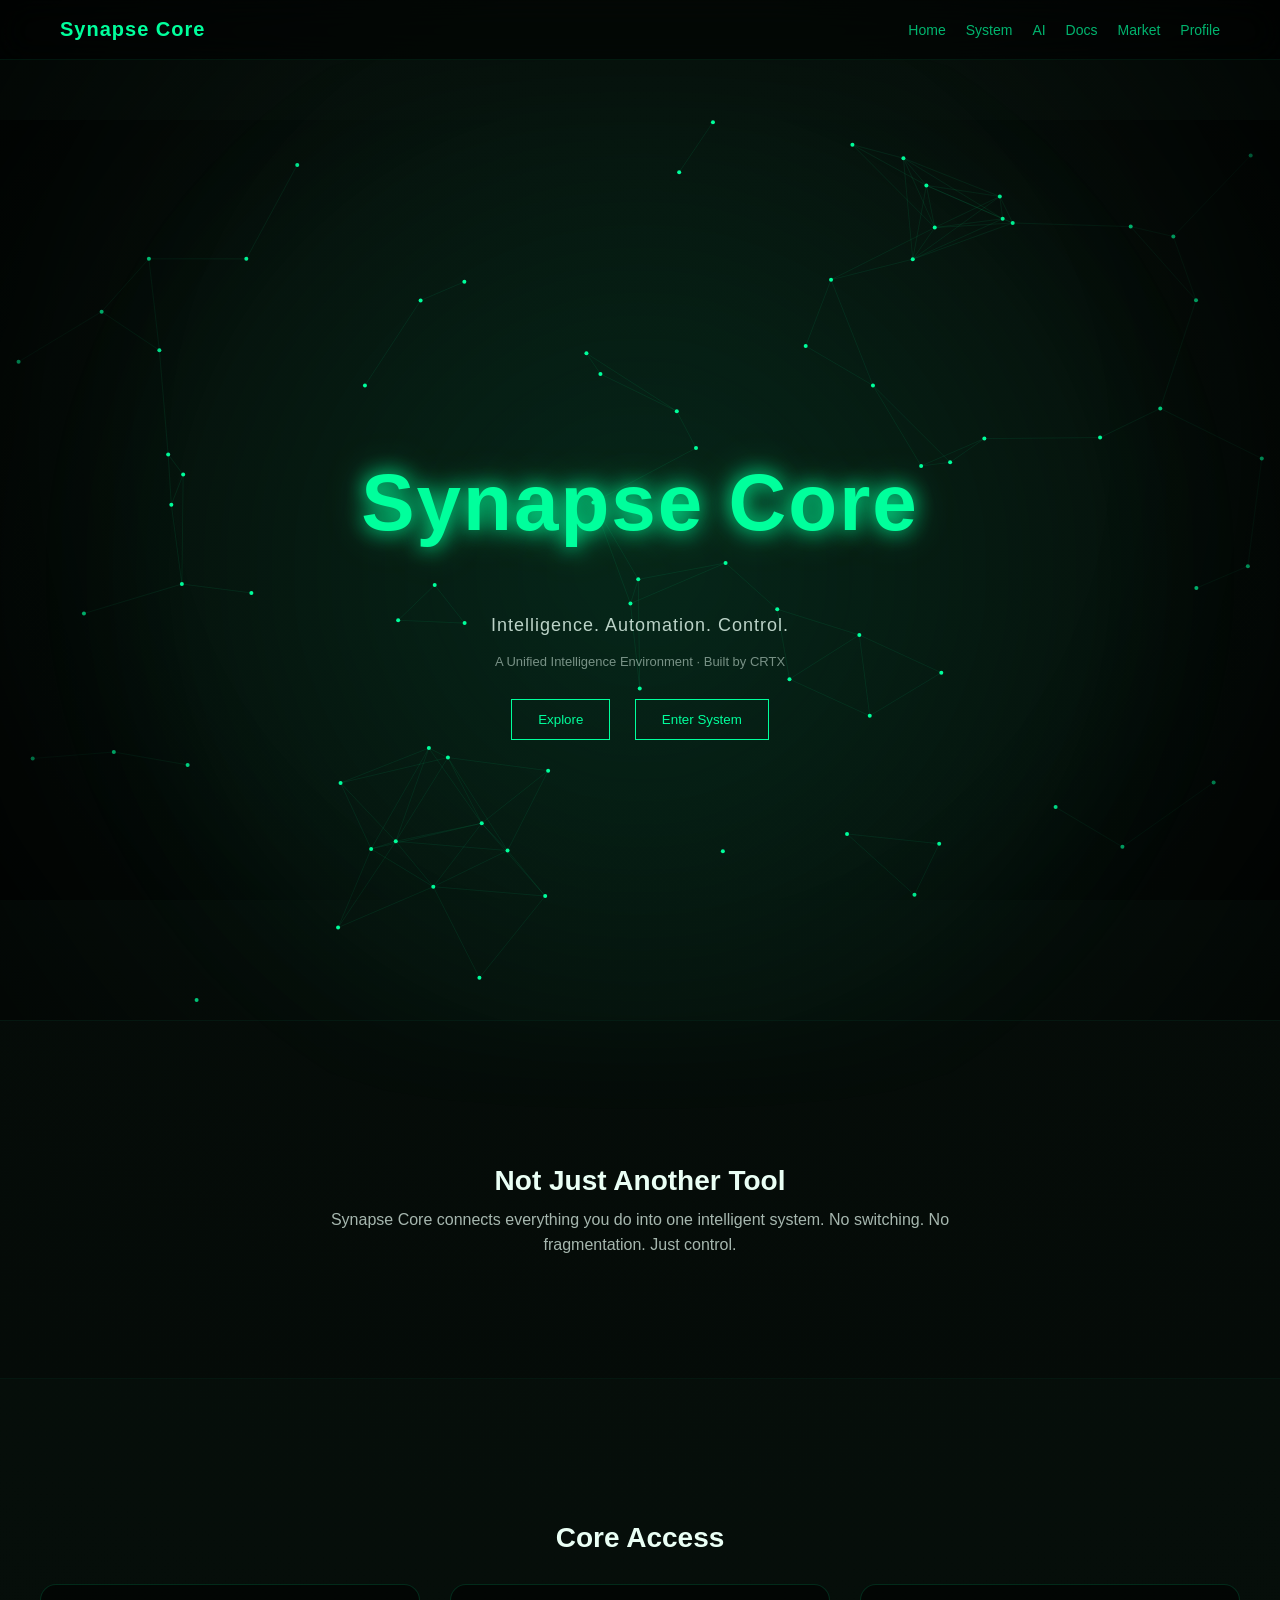
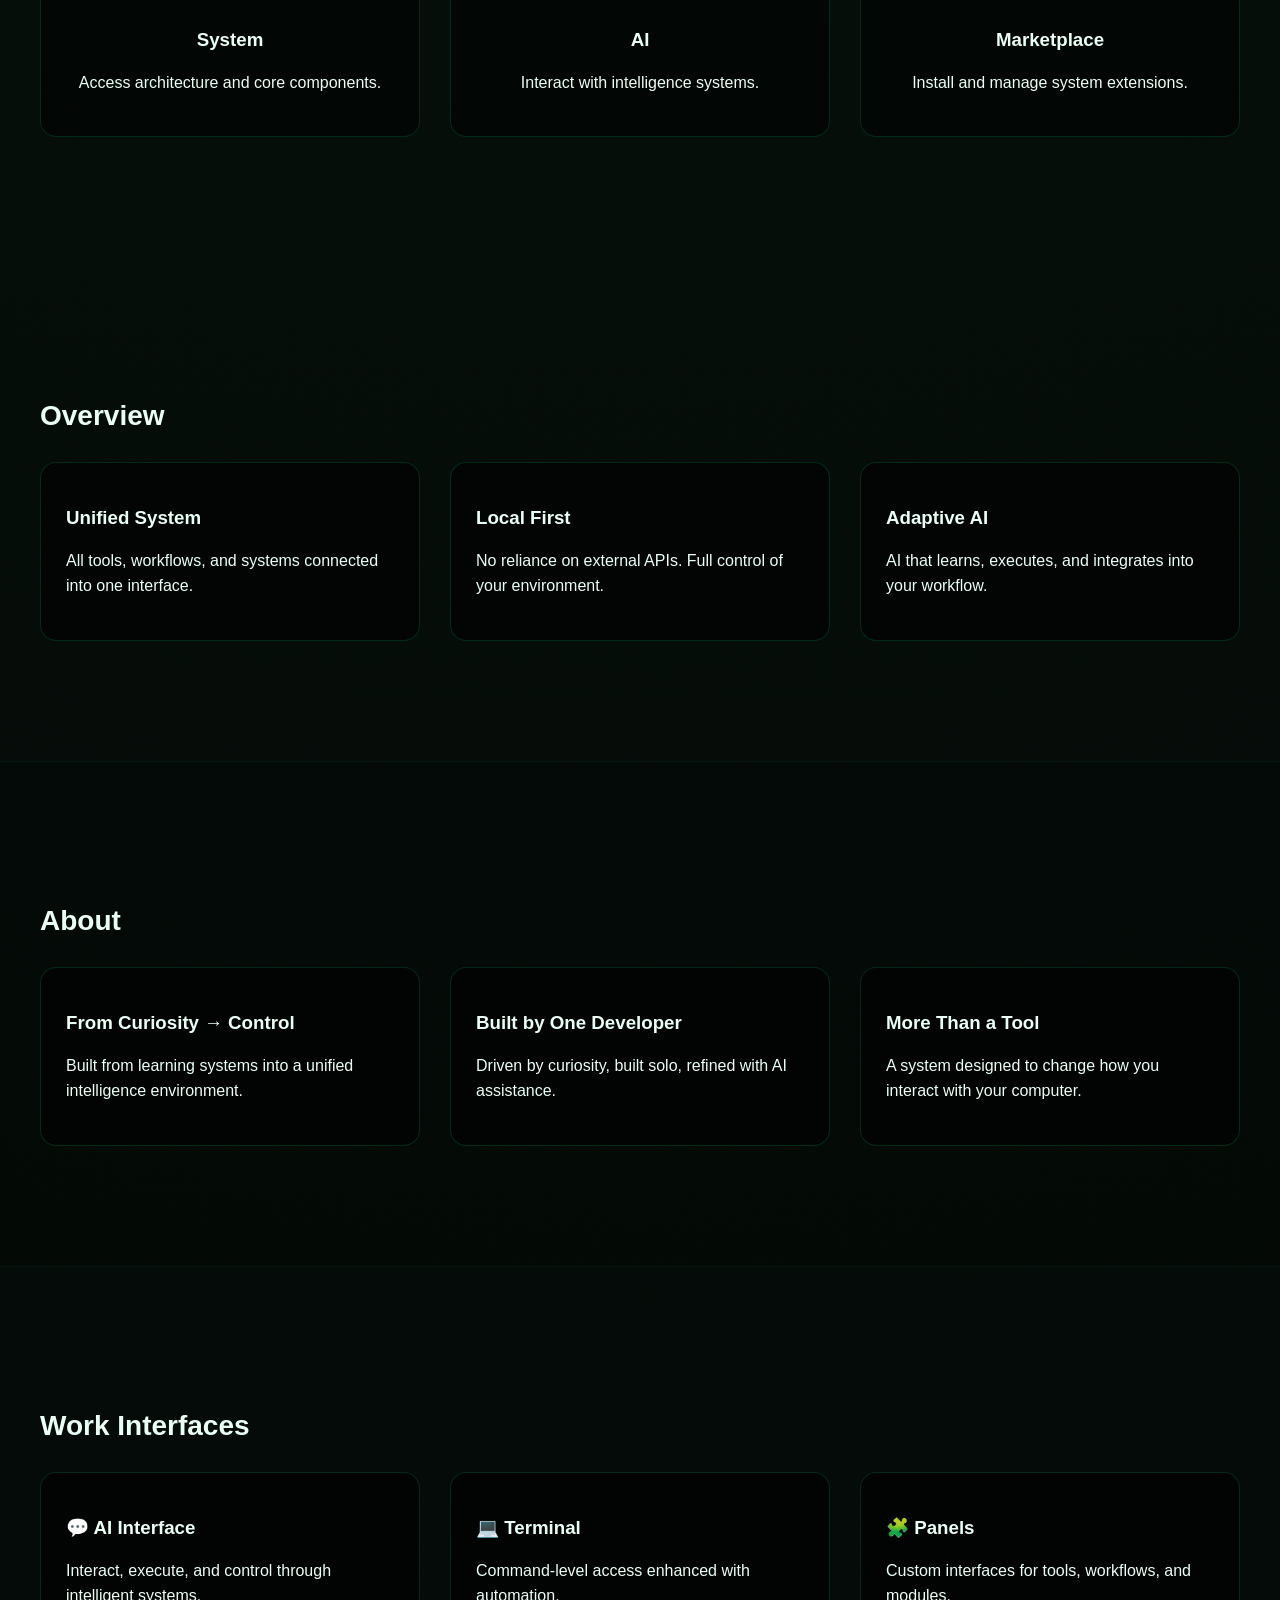
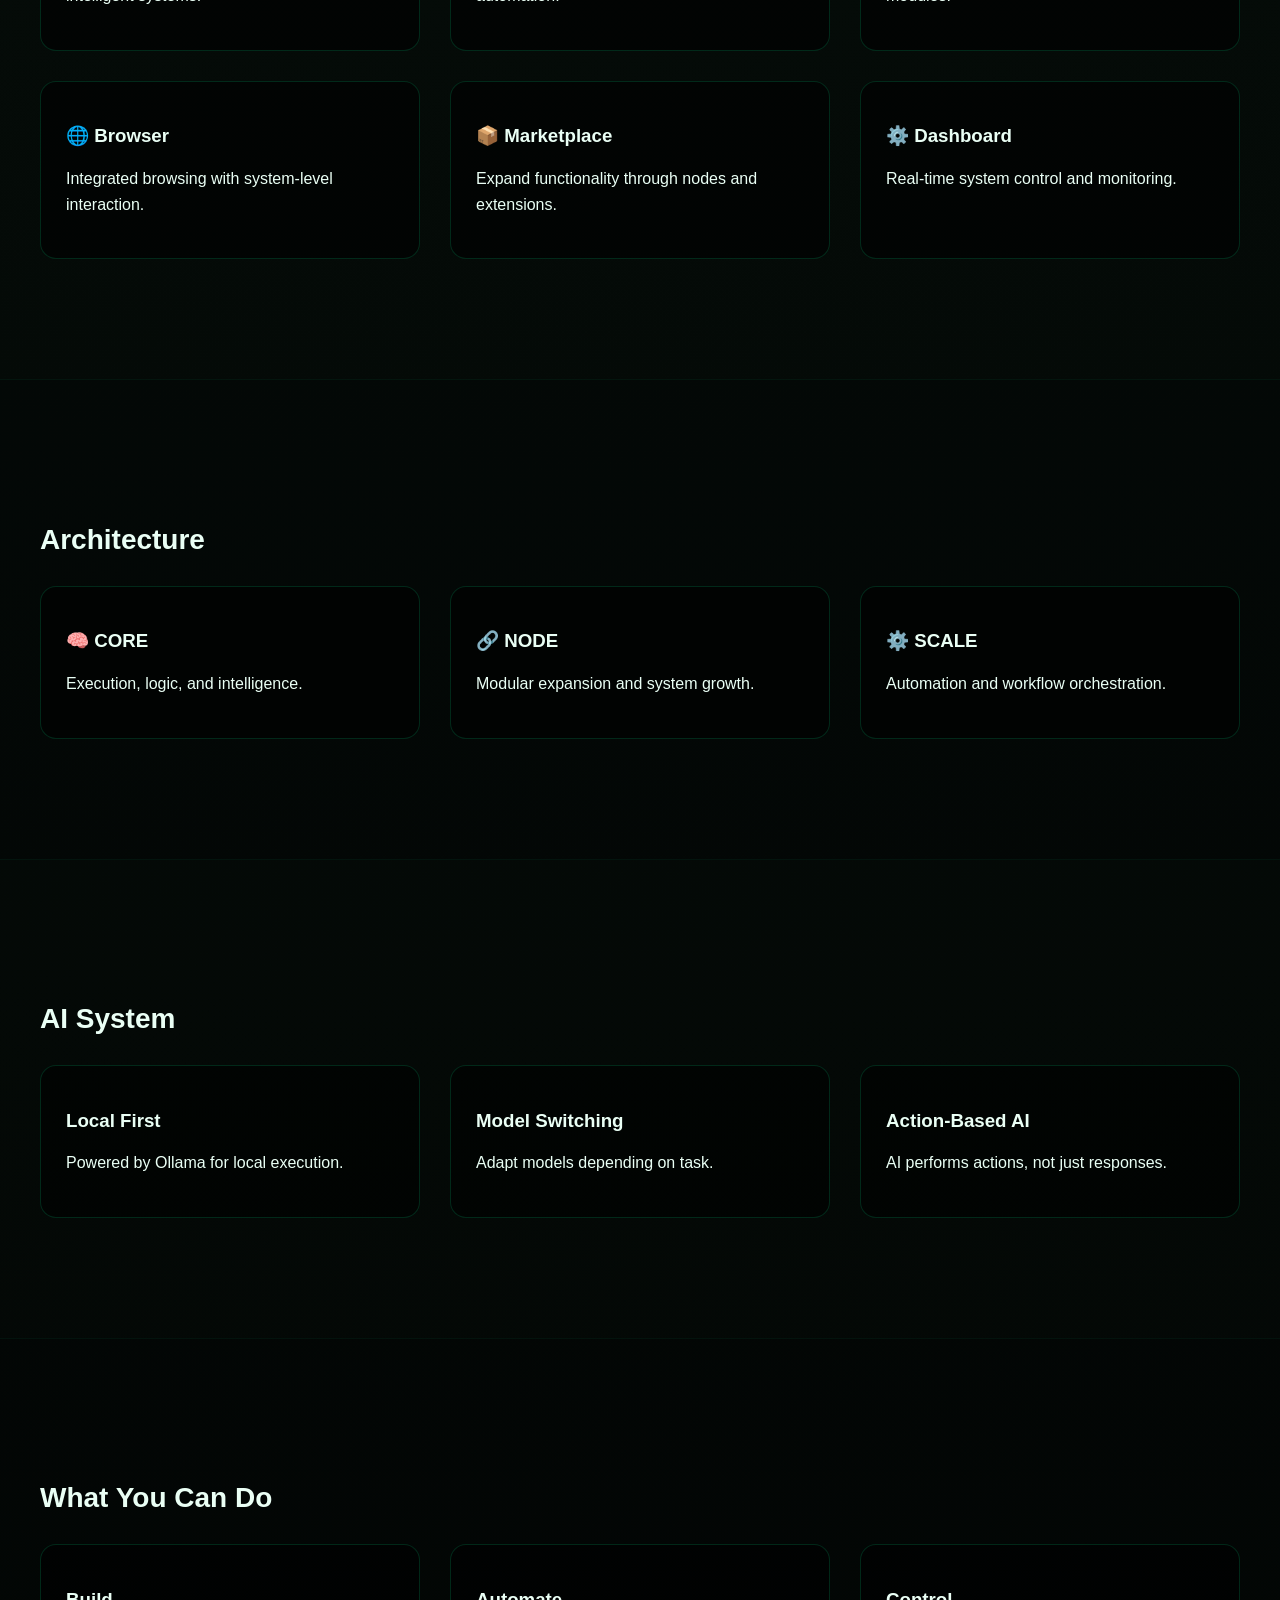
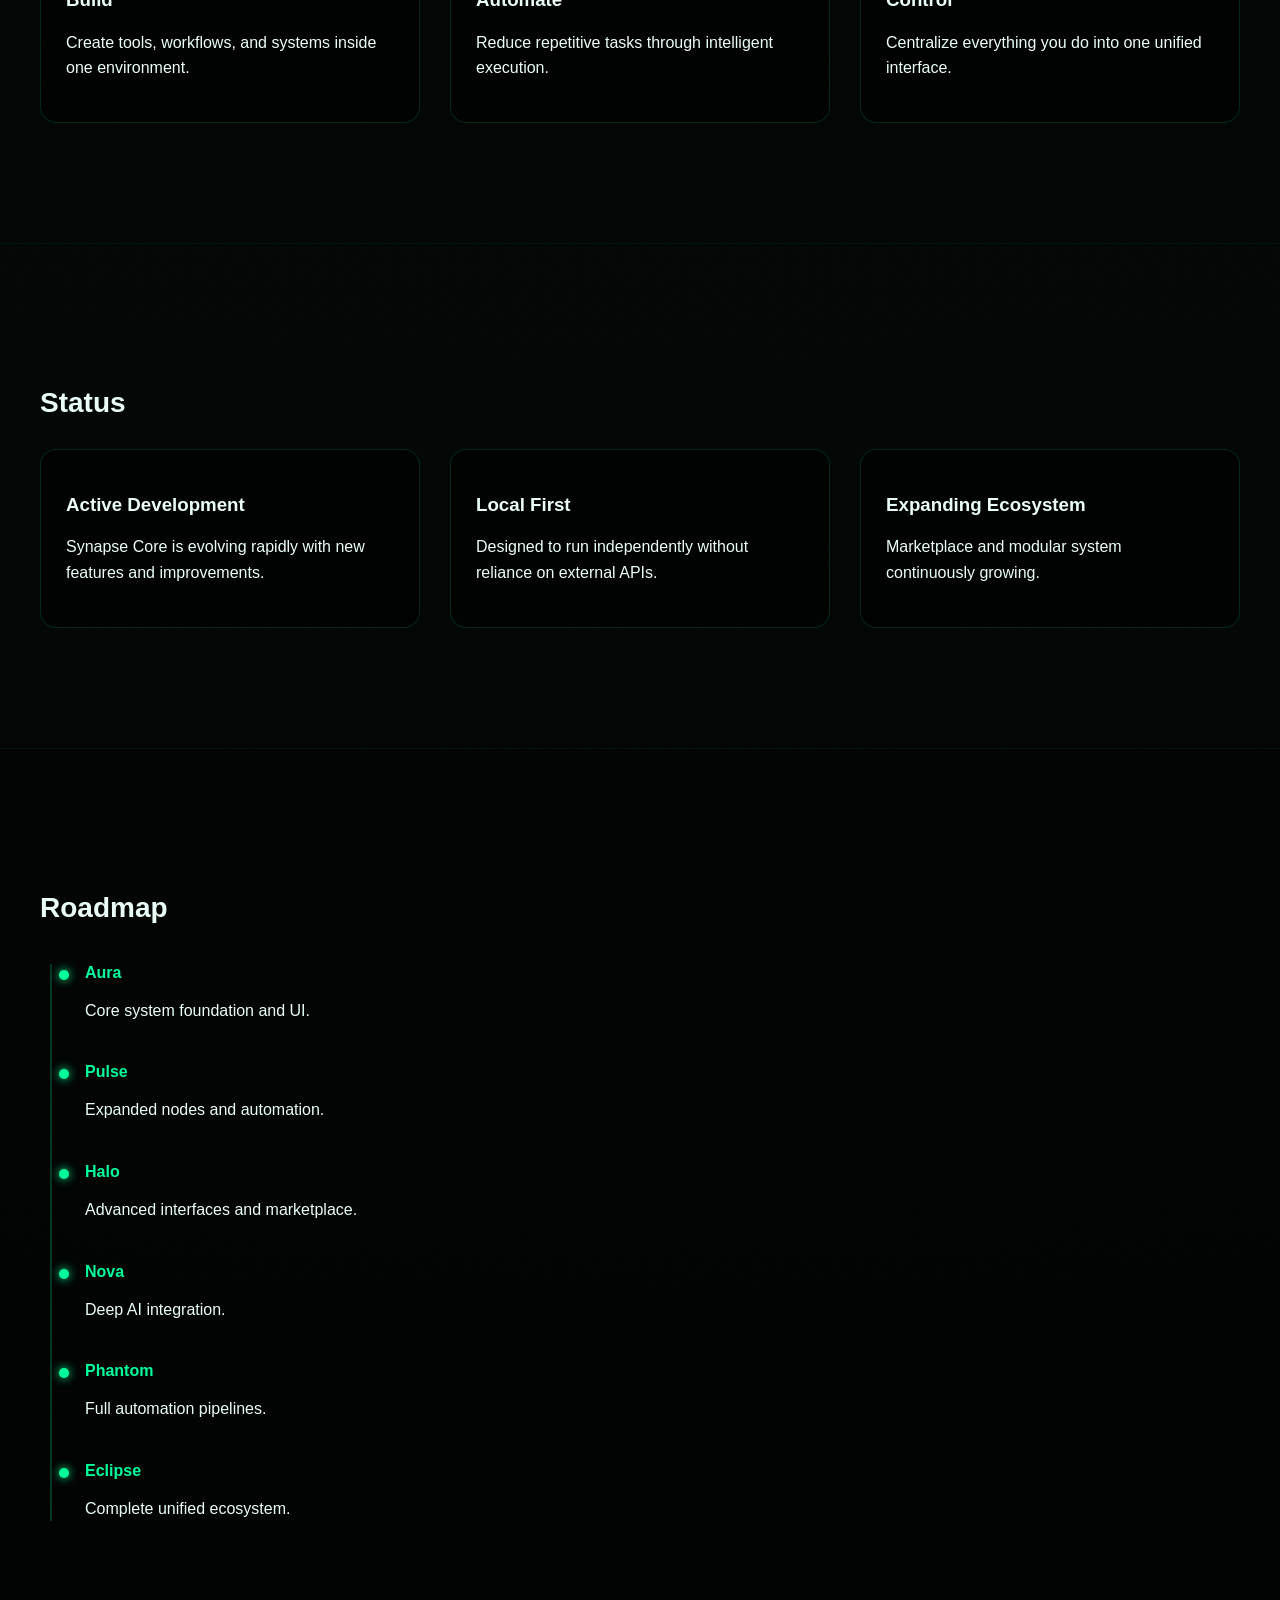
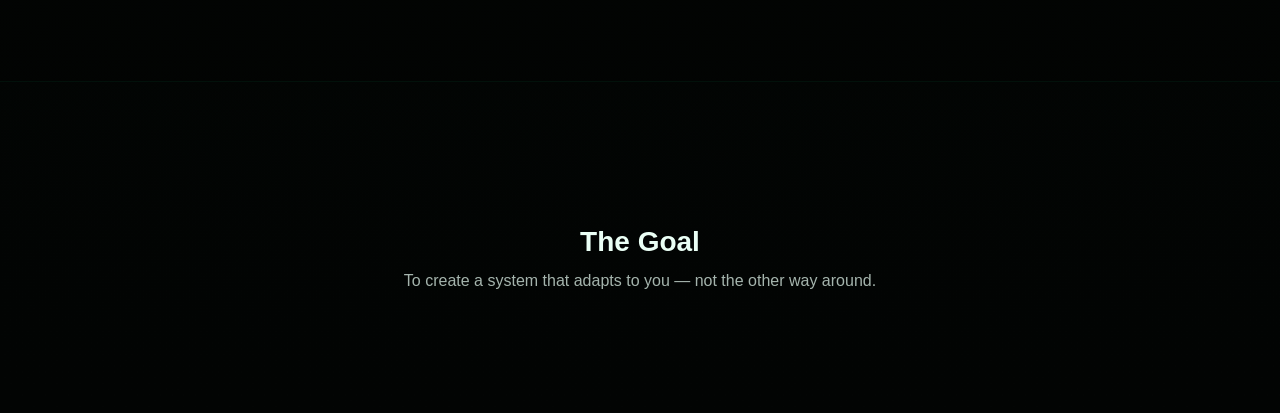
<file: index.html>
<!DOCTYPE html>
<html>
<head>
    <link rel="icon" type="image/svg+xml" href="assets/logo.svg">
    <link rel="icon" type="image/png" href="assets/favicon.png">
<meta charset="UTF-8">
<title>Synapse Core</title>

<link rel="stylesheet" href="css/style.css">
<script type="module" src="js/main.js"></script>
</head>

<body>
<div id="progressBar"></div>

<!-- BOOT -->
<div id="boot">

    <div class="boot-inner">

        <h1 class="boot-logo">Synapse Core</h1>

        <div id="bootText" class="boot-text"></div>

        <div class="boot-bar">
            <div id="bootProgress"></div>
        </div>

    </div>

</div>

<div id="adminPanel" class="admin-panel hidden">
  <h3>Admin Panel</h3>

  <button onclick="localStorage.clear()">Clear Storage</button>
  <button onclick="logout()">Logout</button>

  <input id="quickCmd" placeholder="quick command">
<button onclick="runQuickCommand()">Run</button>

<button onclick="location.reload()">Reload Site</button>
<button onclick="localStorage.clear()">Wipe Data</button>
</div>

<!-- NAV -->
<nav>
  <div class="logo" onclick="goHome()">Synapse Core</div>

  <div class="nav-right">
    <a href="index.html" class="nav-link">Home</a>
    <a href="system.html" class="nav-link">System</a>
    <a href="ai.html" class="nav-link">AI</a>
    <a href="docs.html" class="nav-link">Docs</a>
    <a href="marketplace.html" class="nav-link">Market</a>
    <a href="profiles.html" class="nav-link">Profile</a>
  </div>
</nav>

<!-- HERO -->
<section class="hero">
<canvas id="bannerCanvas"></canvas>

<div class="hero-content">

    <h1 class="glow hero-title">
        <span id="typeText">Synapse Core</span>
    </h1>

    <p class="tagline">Intelligence. Automation. Control.</p>

    <p class="sub">
        A Unified Intelligence Environment · Built by CRTX
    </p>

    <div class="hero-buttons">
        <button onclick="scrollToSection()">Explore</button>
        <button onclick="checkAuth('marketplace.html')">Enter System</button>
    </div>

</div>
</section>

<!-- BREAK SECTION -->
<section class="section alt" style="text-align:center;">
    <h2>Not Just Another Tool</h2>
    <p style="max-width:700px; margin:auto; opacity:0.7;">
        Synapse Core connects everything you do into one intelligent system.
        No switching. No fragmentation. Just control.
    </p>
</section>

<section class="section" style="text-align:center;">
<h2>Core Access</h2>

<div class="grid">

<div class="card" onclick="window.location.href='system.html'" style="cursor:pointer;">
<h3>System</h3>
<p>Access architecture and core components.</p>
</div>

<div class="card" onclick="window.location.href='ai.html'" style="cursor:pointer;">
<h3>AI</h3>
<p>Interact with intelligence systems.</p>
</div>

<div class="card" onclick="checkAuth('marketplace.html')" style="cursor:pointer;">
<h3>Marketplace</h3>
<p>Install and manage system extensions.</p>
</div>

</div>
</section>

<!-- OVERVIEW -->
<section class="section">
<h2>Overview</h2>

<div class="grid">
<div class="card">
<h3>Unified System</h3>
<p>All tools, workflows, and systems connected into one interface.</p>
</div>

<div class="card">
<h3>Local First</h3>
<p>No reliance on external APIs. Full control of your environment.</p>
</div>

<div class="card">
<h3>Adaptive AI</h3>
<p>AI that learns, executes, and integrates into your workflow.</p>
</div>
</div>
</section>

<!-- ABOUT -->
<section class="section alt" id="about">
<h2>About</h2>

<div class="grid">
<div class="card">
<h3>From Curiosity → Control</h3>
<p>Built from learning systems into a unified intelligence environment.</p>
</div>

<div class="card">
<h3>Built by One Developer</h3>
<p>Driven by curiosity, built solo, refined with AI assistance.</p>
</div>

<div class="card">
<h3>More Than a Tool</h3>
<p>A system designed to change how you interact with your computer.</p>
</div>
</div>
</section>

<!-- INTERFACES -->
<section class="section" id="interfaces">
<h2>Work Interfaces</h2>

<div class="grid">
<div class="card">
<h3>💬 AI Interface</h3>
<p>Interact, execute, and control through intelligent systems.</p>
</div>

<div class="card">
<h3>💻 Terminal</h3>
<p>Command-level access enhanced with automation.</p>
</div>

<div class="card">
<h3>🧩 Panels</h3>
<p>Custom interfaces for tools, workflows, and modules.</p>
</div>
</div>

<div class="grid">
<div class="card">
<h3>🌐 Browser</h3>
<p>Integrated browsing with system-level interaction.</p>
</div>

<div class="card">
<h3>📦 Marketplace</h3>
<p>Expand functionality through nodes and extensions.</p>
</div>

<div class="card">
<h3>⚙️ Dashboard</h3>
<p>Real-time system control and monitoring.</p>
</div>
</div>
</section>

<!-- ARCHITECTURE -->
<section class="section alt" id="architecture">
<h2>Architecture</h2>

<div class="grid">
<div class="card">
<h3>🧠 CORE</h3>
<p>Execution, logic, and intelligence.</p>
</div>

<div class="card">
<h3>🔗 NODE</h3>
<p>Modular expansion and system growth.</p>
</div>

<div class="card">
<h3>⚙️ SCALE</h3>
<p>Automation and workflow orchestration.</p>
</div>
</div>
</section>

<!-- AI -->
<section class="section" id="ai">
<h2>AI System</h2>

<div class="grid">
<div class="card">
<h3>Local First</h3>
<p>Powered by Ollama for local execution.</p>
</div>

<div class="card">
<h3>Model Switching</h3>
<p>Adapt models depending on task.</p>
</div>

<div class="card">
<h3>Action-Based AI</h3>
<p>AI performs actions, not just responses.</p>
</div>
</div>
</section>

<section class="section alt">
<h2>What You Can Do</h2>

<div class="grid">

<div class="card">
<h3>Build</h3>
<p>Create tools, workflows, and systems inside one environment.</p>
</div>

<div class="card">
<h3>Automate</h3>
<p>Reduce repetitive tasks through intelligent execution.</p>
</div>

<div class="card">
<h3>Control</h3>
<p>Centralize everything you do into one unified interface.</p>
</div>

</div>
</section>

<section class="section">
<h2>Status</h2>

<div class="grid">

<div class="card">
<h3>Active Development</h3>
<p>Synapse Core is evolving rapidly with new features and improvements.</p>
</div>

<div class="card">
<h3>Local First</h3>
<p>Designed to run independently without reliance on external APIs.</p>
</div>

<div class="card">
<h3>Expanding Ecosystem</h3>
<p>Marketplace and modular system continuously growing.</p>
</div>

</div>
</section>

<!-- ROADMAP -->
<section class="section alt" id="roadmap">
<h2>Roadmap</h2>

<div class="timeline">

<div class="step" onclick="openRoadmap('aura')">
  <span>Aura</span>
  <p>Core system foundation and UI.</p>
</div>

<div class="step" onclick="openRoadmap('pulse')">
  <span>Pulse</span>
  <p>Expanded nodes and automation.</p>
</div>

<div class="step" onclick="openRoadmap('halo')">
  <span>Halo</span>
  <p>Advanced interfaces and marketplace.</p>
</div>

<div class="step" onclick="openRoadmap('nova')">
  <span>Nova</span>
  <p>Deep AI integration.</p>
</div>

<div class="step" onclick="openRoadmap('phantom')">
  <span>Phantom</span>
  <p>Full automation pipelines.</p>
</div>

<div class="step" onclick="openRoadmap('eclipse')">
  <span>Eclipse</span>
  <p>Complete unified ecosystem.</p>
</div>

</div>
</section>

<!-- FINAL STATEMENT -->
<section class="section" style="text-align:center;">
<h2>The Goal</h2>
<p style="max-width:700px; margin:auto; opacity:0.7;">
    To create a system that adapts to you — not the other way around.
</p>
</section>

<audio id="ambientSound" loop>
    <source src="assets/ambient.mp3" type="audio/mpeg">
</audio>

<audio id="hoverSound">
    <source src="assets/hover.mp3" type="audio/mpeg">
</audio>

</body>
</html>
</file>
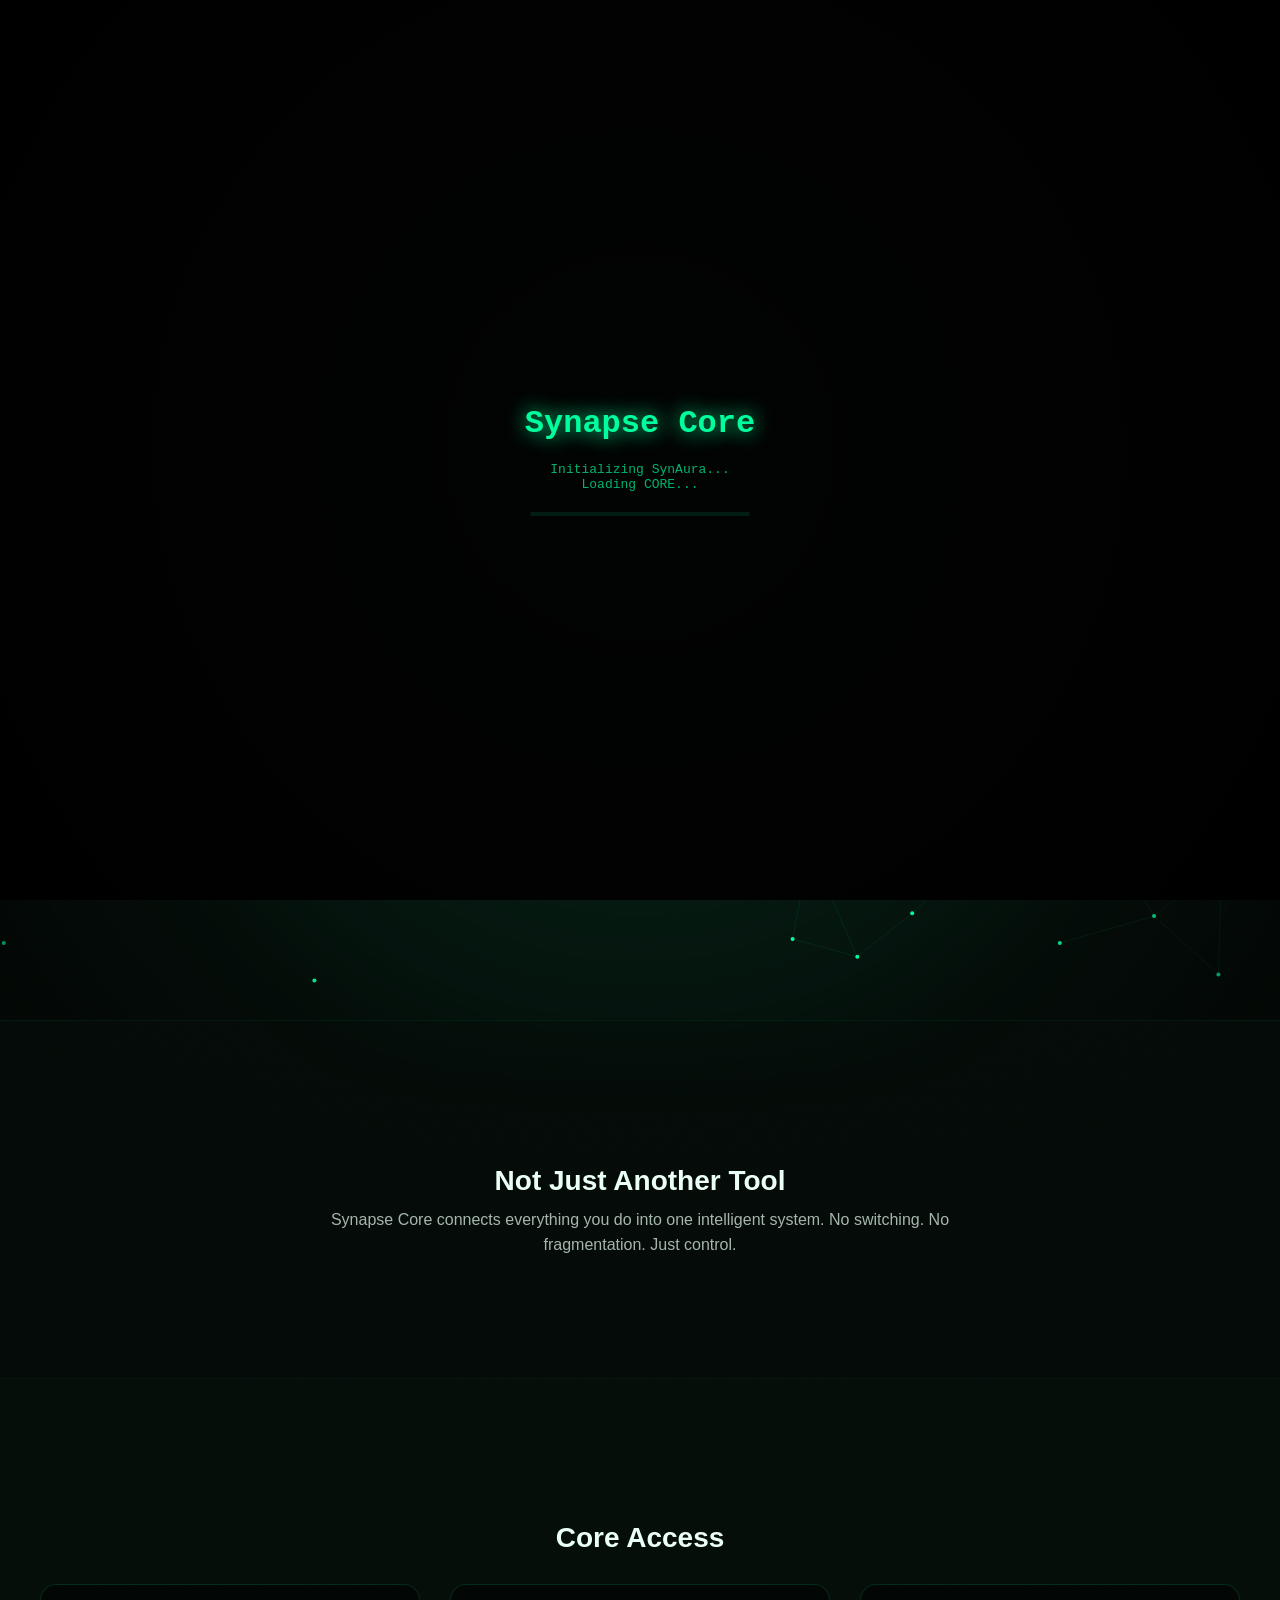
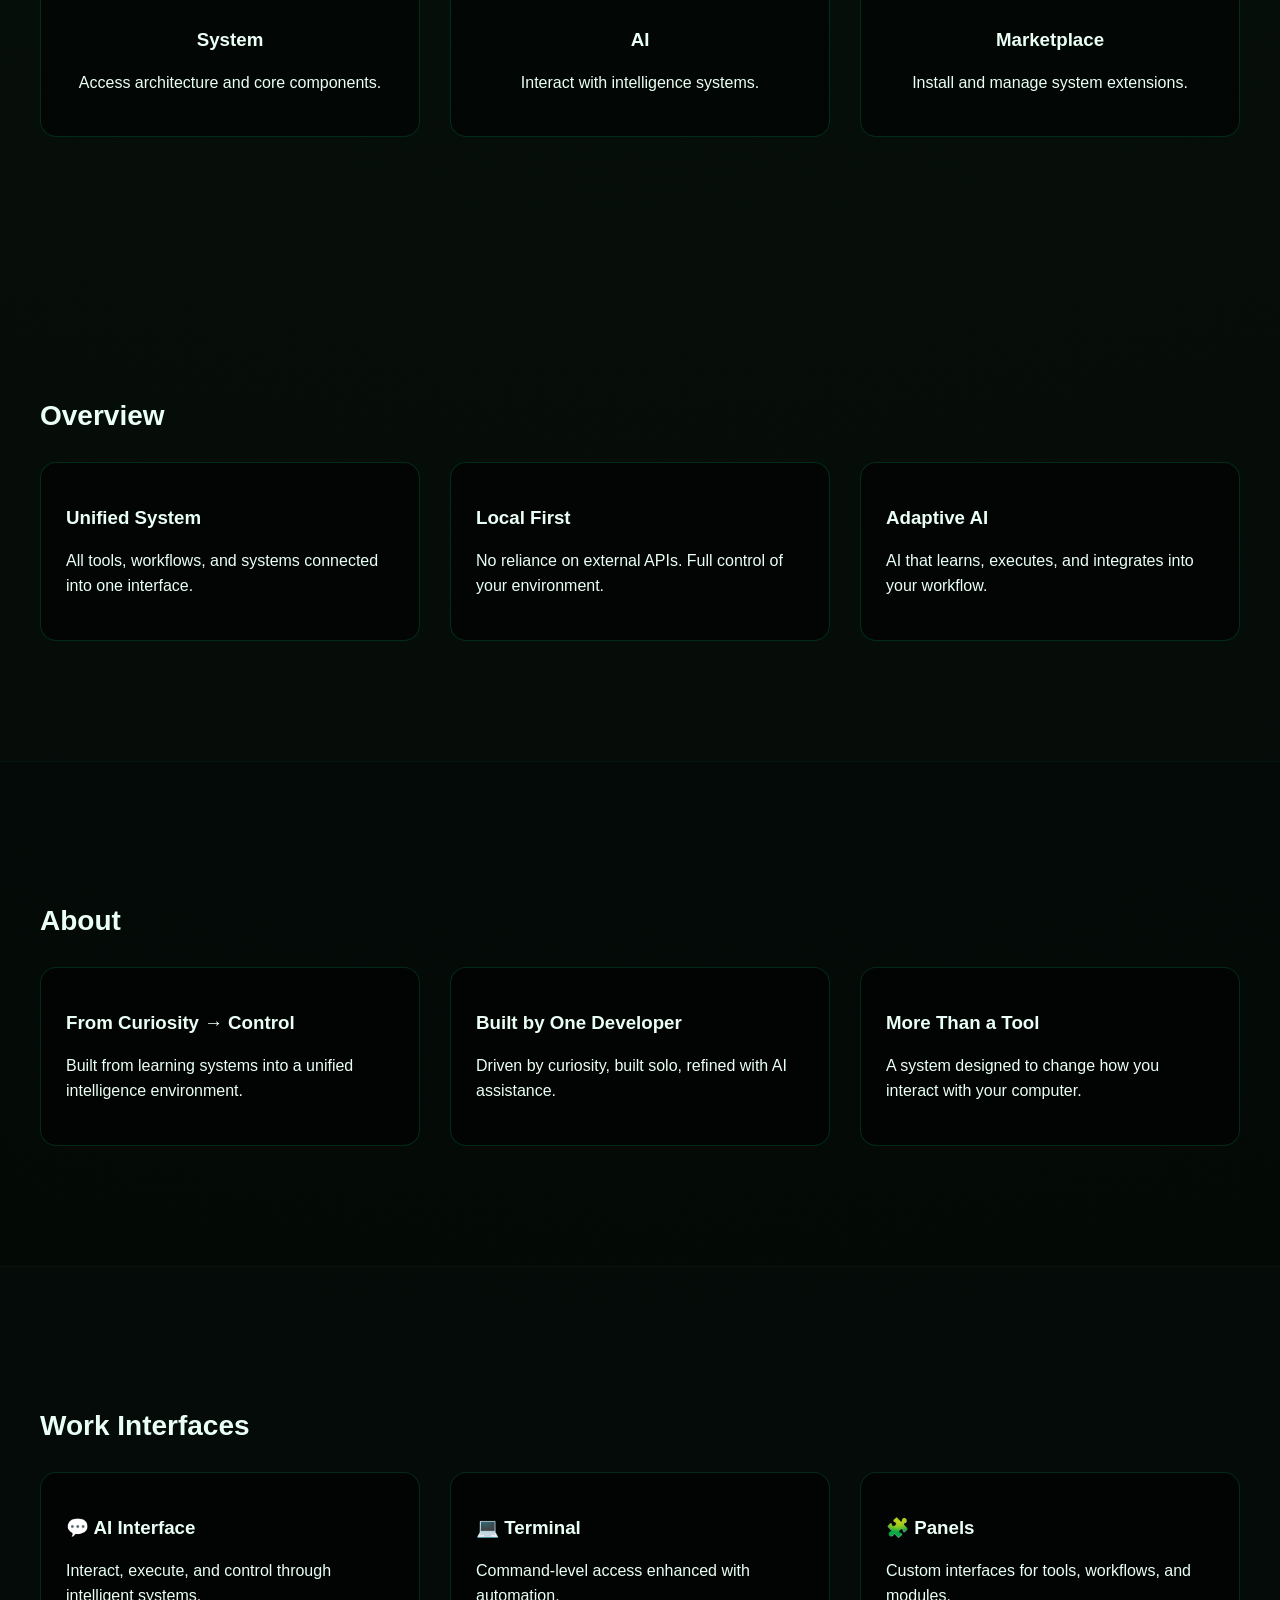
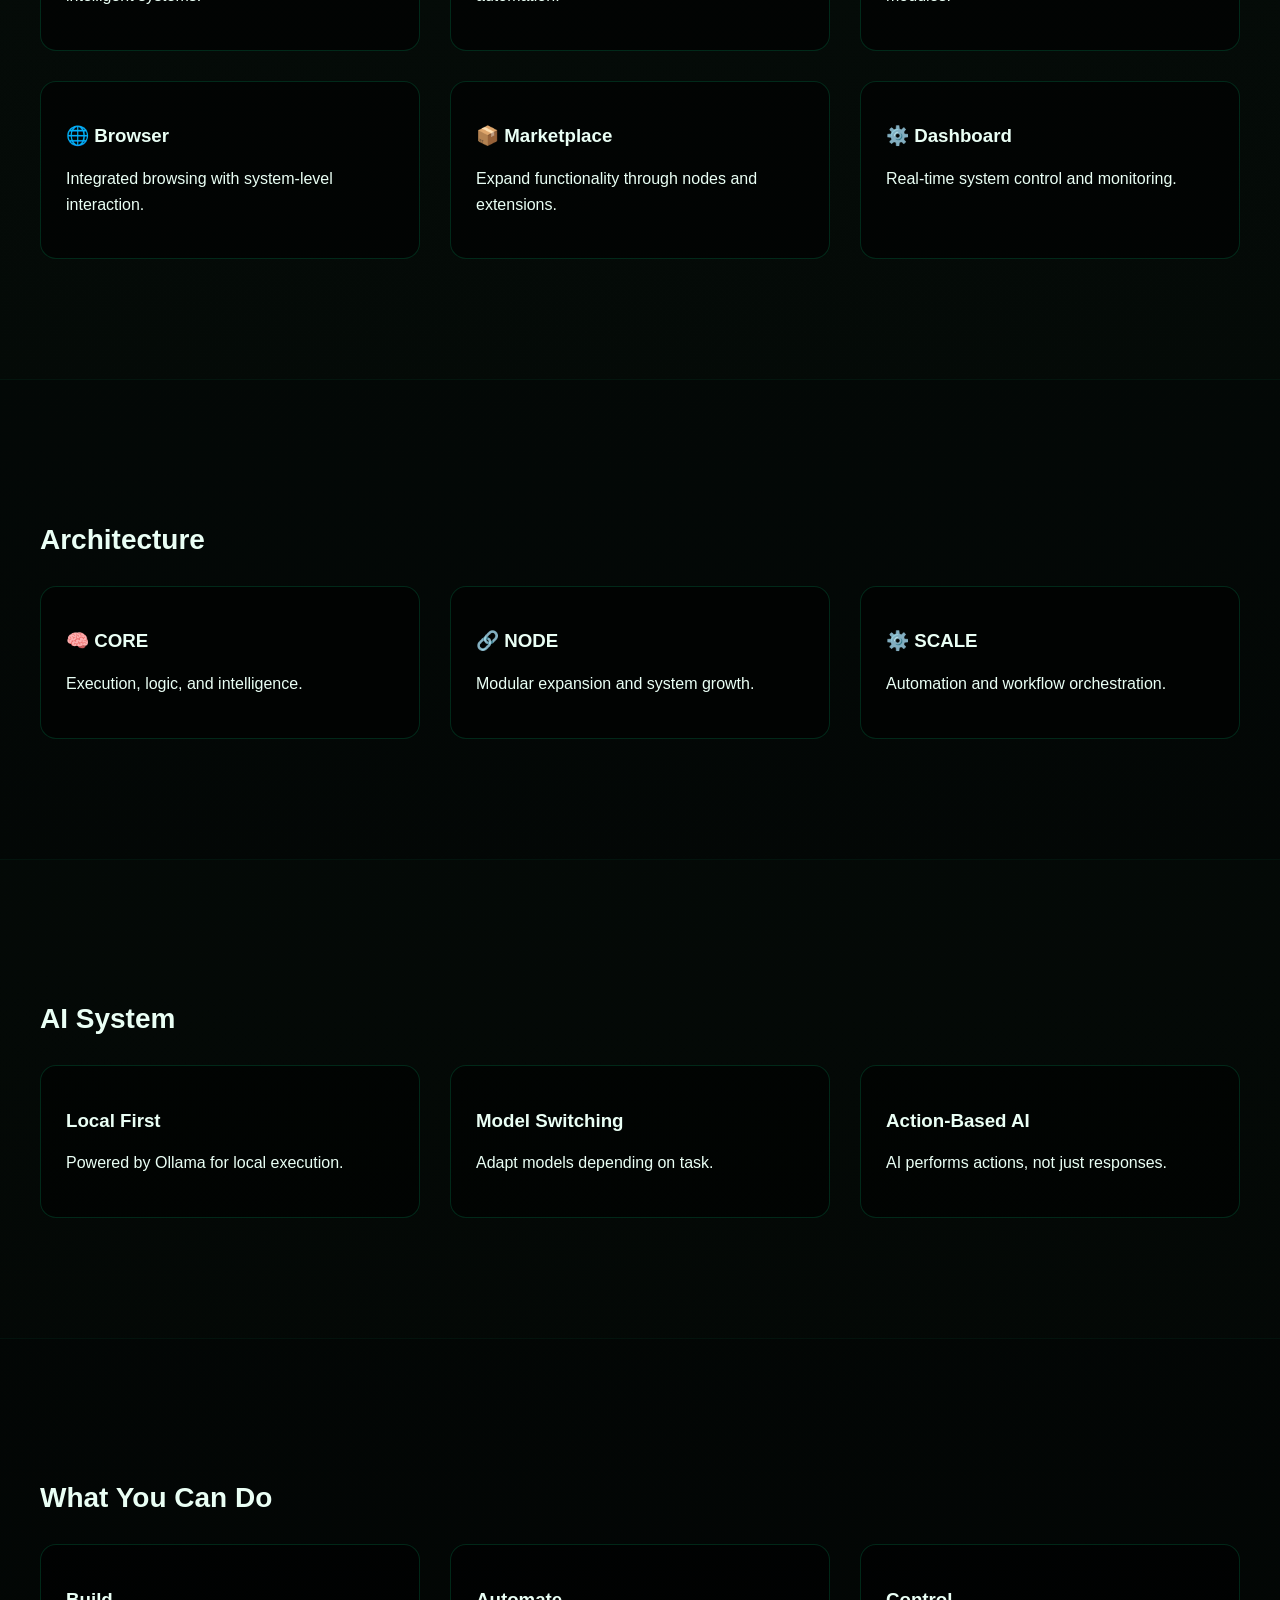
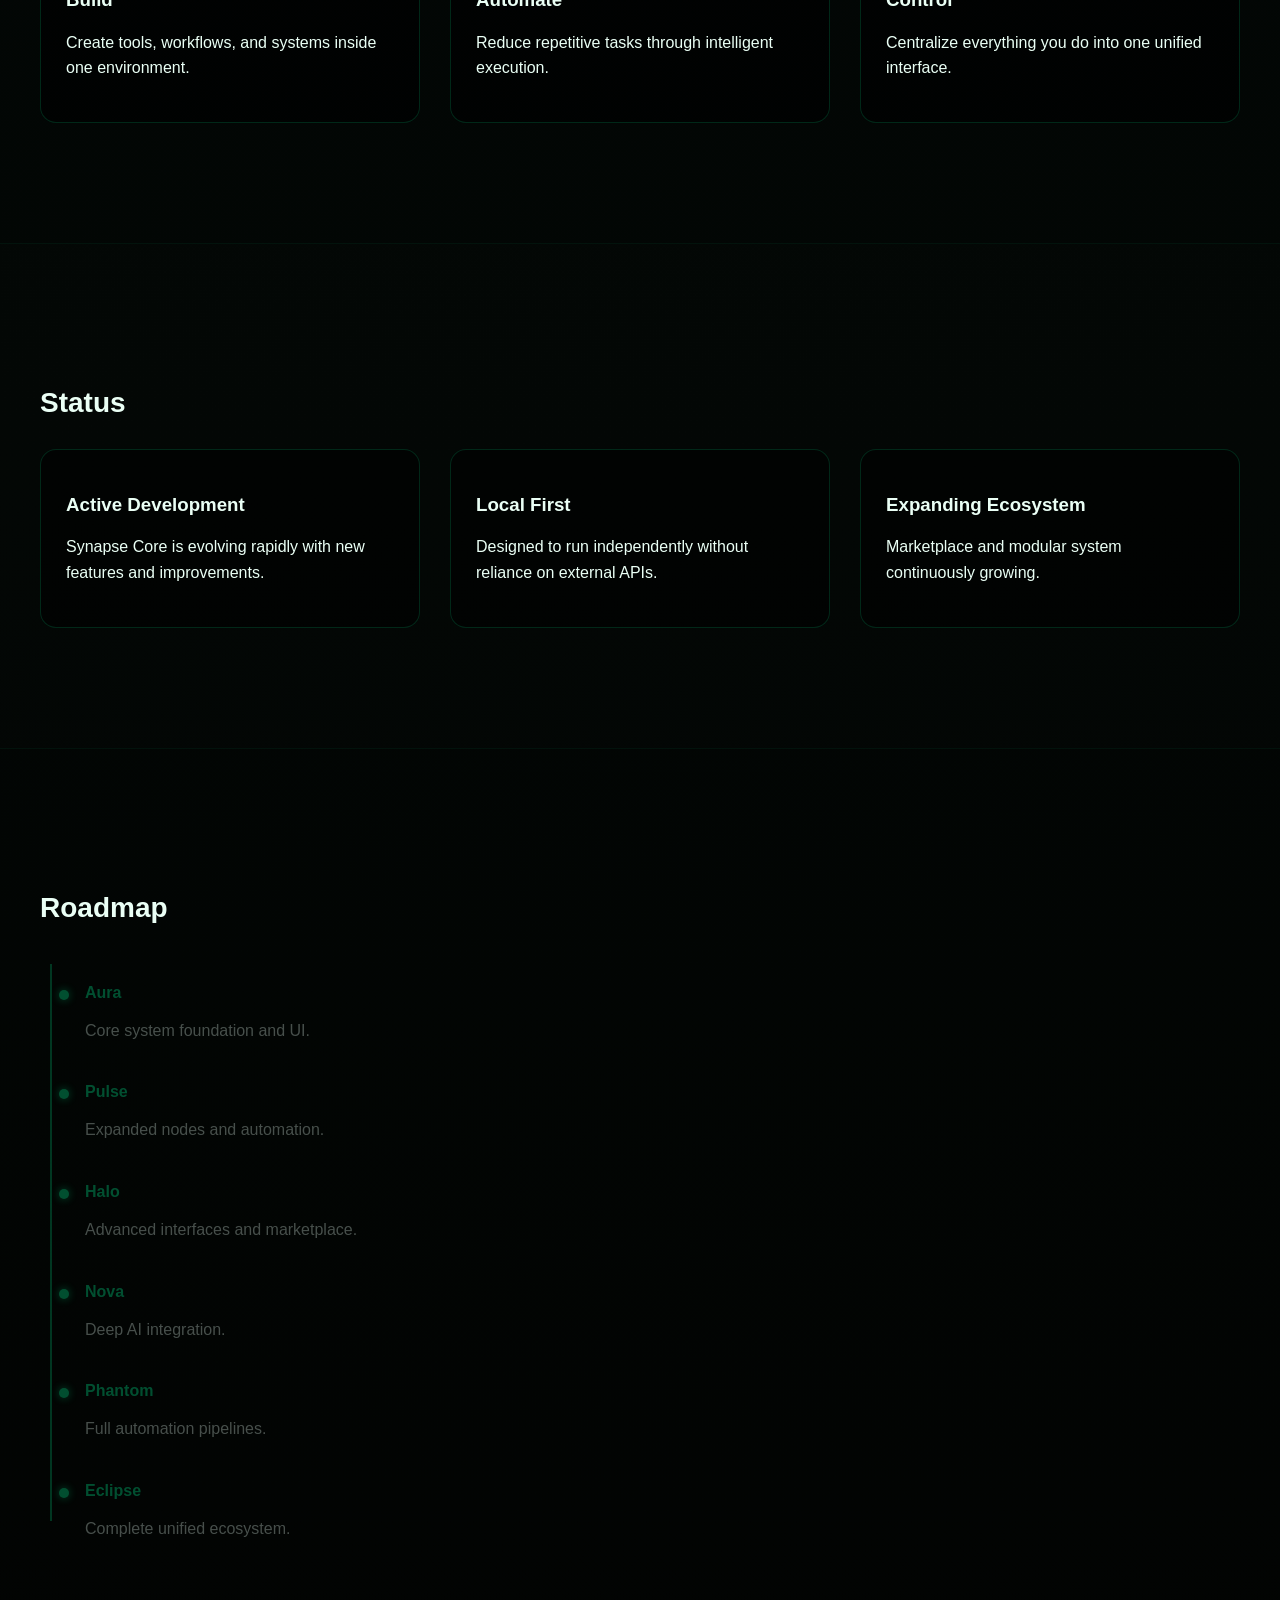
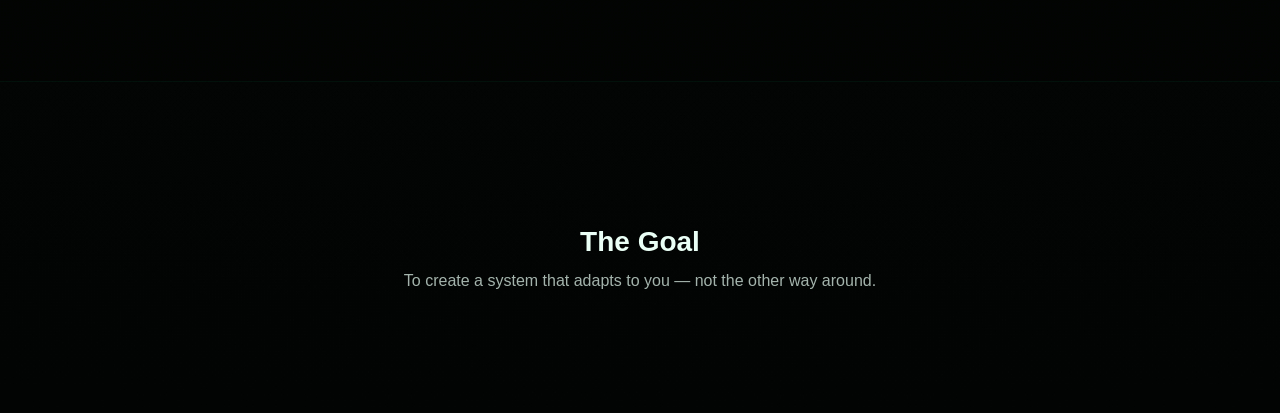
<file: admin.html>
<!DOCTYPE html>
<html>
<head>
<meta charset="UTF-8">
<title>SynAura Control</title>

<link rel="stylesheet" href="css/style.css">
<script type="module" src="js/main.js"></script>
</head>

<body onload="initAdminPage()">

<div class="admin-shell">

  <!-- SIDEBAR -->
  <div class="admin-nav">
    <h2>CONTROL</h2>

    <button onclick="adminView('overview')">Overview</button>
    <button onclick="adminView('modules')">Modules</button>
    <button onclick="adminView('users')">Users</button>
    <button onclick="adminView('data')">Data</button>
    <button onclick="adminView('commands')">Commands</button>
  </div>

  <!-- MAIN -->
  <div class="admin-view" id="adminView"></div>

</div>

</body>
</html>
</file>
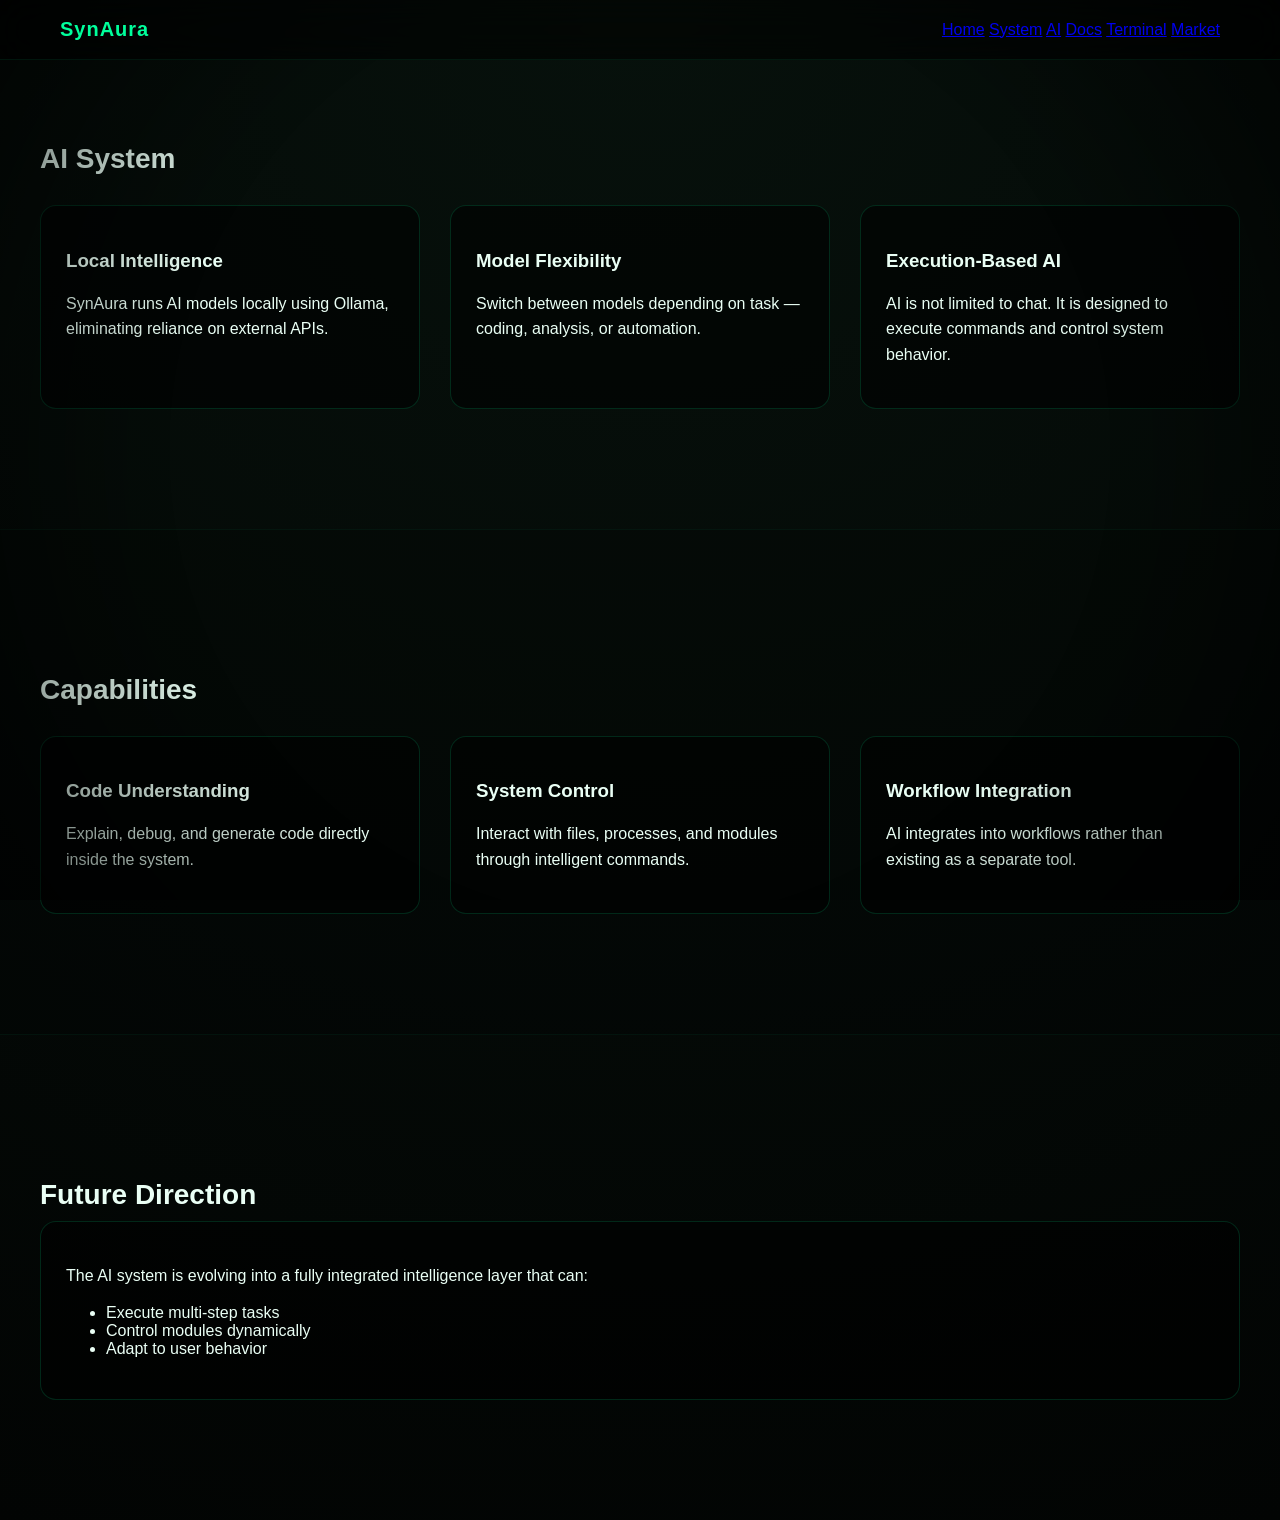
<file: ai.html>
<!DOCTYPE html>
<html>
<head>
<meta charset="UTF-8">

<link rel="stylesheet" href="css/style.css">

<style>
body {
    visibility: hidden;
    opacity: 0;
    transition: opacity 0.4s ease;
}
</style>

<script type="module" src="js/main.js"></script>
</head>

<body>
<nav>
<div class="logo">SynAura</div>
<div>
<a href="index.html">Home</a>
<a href="system.html">System</a>
<a href="ai.html">AI</a>
<a href="docs.html">Docs</a>
<a href="terminal.html">Terminal</a>
<a href="marketplace.html">Market</a>
</div>
</nav>

<section class="section">

<h2>AI System</h2>

<div class="grid">

<div class="card">
<h3>Local Intelligence</h3>
<p>SynAura runs AI models locally using Ollama, eliminating reliance on external APIs.</p>
</div>

<div class="card">
<h3>Model Flexibility</h3>
<p>Switch between models depending on task — coding, analysis, or automation.</p>
</div>

<div class="card">
<h3>Execution-Based AI</h3>
<p>AI is not limited to chat. It is designed to execute commands and control system behavior.</p>
</div>

</div>

</section>

<section class="section alt">

<h2>Capabilities</h2>

<div class="grid">

<div class="card">
<h3>Code Understanding</h3>
<p>Explain, debug, and generate code directly inside the system.</p>
</div>

<div class="card">
<h3>System Control</h3>
<p>Interact with files, processes, and modules through intelligent commands.</p>
</div>

<div class="card">
<h3>Workflow Integration</h3>
<p>AI integrates into workflows rather than existing as a separate tool.</p>
</div>

</div>

</section>

<section class="section">

<h2>Future Direction</h2>

<div class="card">
<p>
The AI system is evolving into a fully integrated intelligence layer that can:
</p>

<ul>
<li>Execute multi-step tasks</li>
<li>Control modules dynamically</li>
<li>Adapt to user behavior</li>
</ul>
</div>

</section>

</body>
</html>
</file>
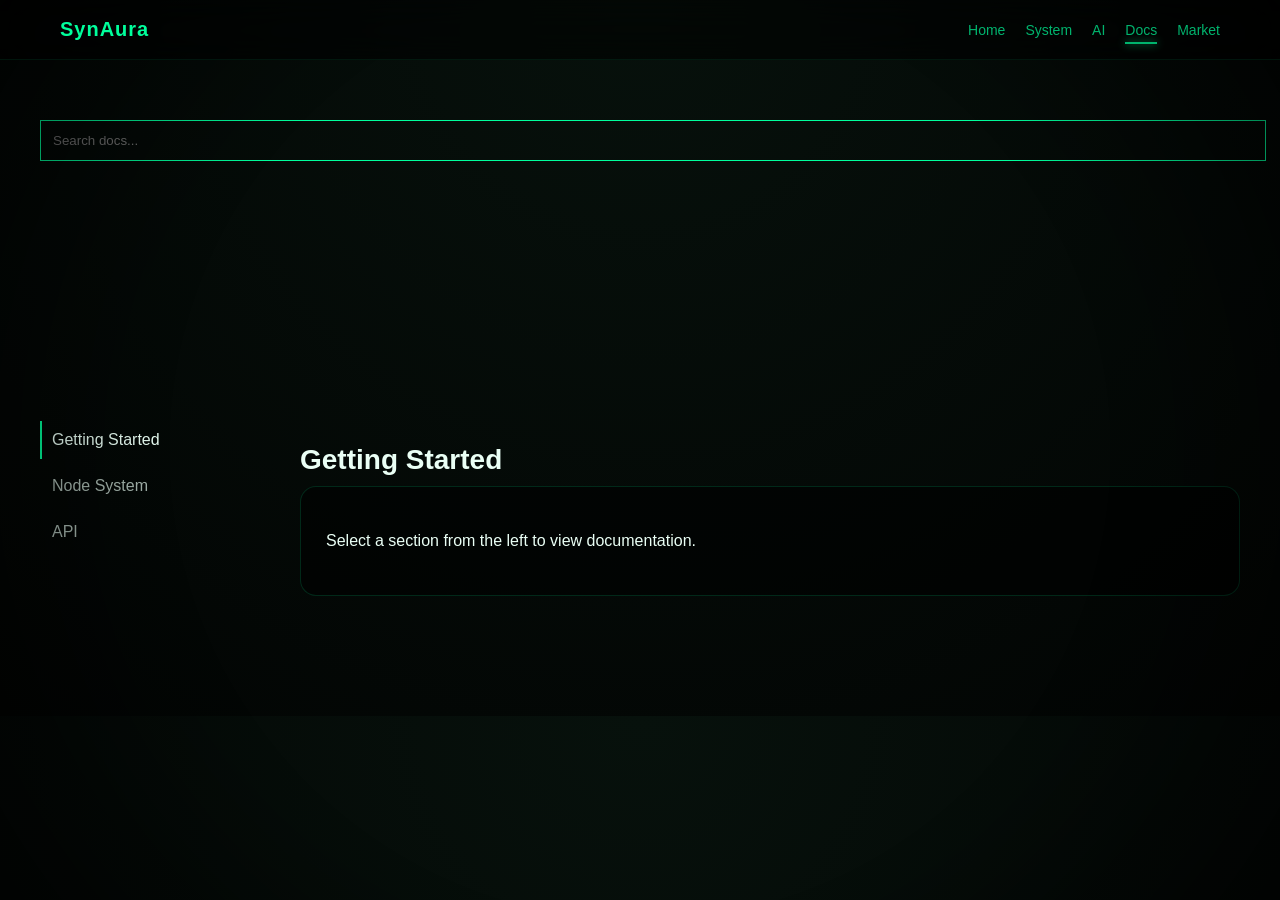
<file: docs.html>
<!DOCTYPE html>
<html>
<head>
<meta charset="UTF-8">
<title>Docs</title>

<link rel="stylesheet" href="css/style.css">
<script type="module" src="js/main.js"></script>

<style>
body {
    visibility: hidden;
    opacity: 0;
    transition: opacity 0.4s ease;
}
</style>

</head>

<body>

<!-- NAV -->
<nav>
<div class="logo" onclick="goHome()">SynAura</div>

<div class="nav-right">
<a href="index.html" class="nav-link">Home</a>
<a href="system.html" class="nav-link">System</a>
<a href="ai.html" class="nav-link">AI</a>
<a href="docs.html" class="nav-link active">Docs</a>
<a href="marketplace.html" class="nav-link">Market</a>
</div>
</nav>

<!-- DOCS -->
 <section class="section">
<input id="docSearch" placeholder="Search docs..." class="doc-search">
</section>
<section class="section docs-layout">

<!-- SIDEBAR -->
<div class="docs-sidebar">

<div class="doc-link active" onclick="openDoc('getting-started', this)">
Getting Started
</div>

<div class="doc-link" onclick="openDoc('node-system', this)">
Node System
</div>

<div class="doc-link" onclick="openDoc('api', this)">
API
</div>

</div>

<!-- CONTENT -->
<div class="docs-content">

<h2 id="docTitle">Getting Started</h2>

<div class="card" id="docBody">
<p>Select a section from the left to view documentation.</p>
</div>

</div>

</section>

</body>
</html>
</file>
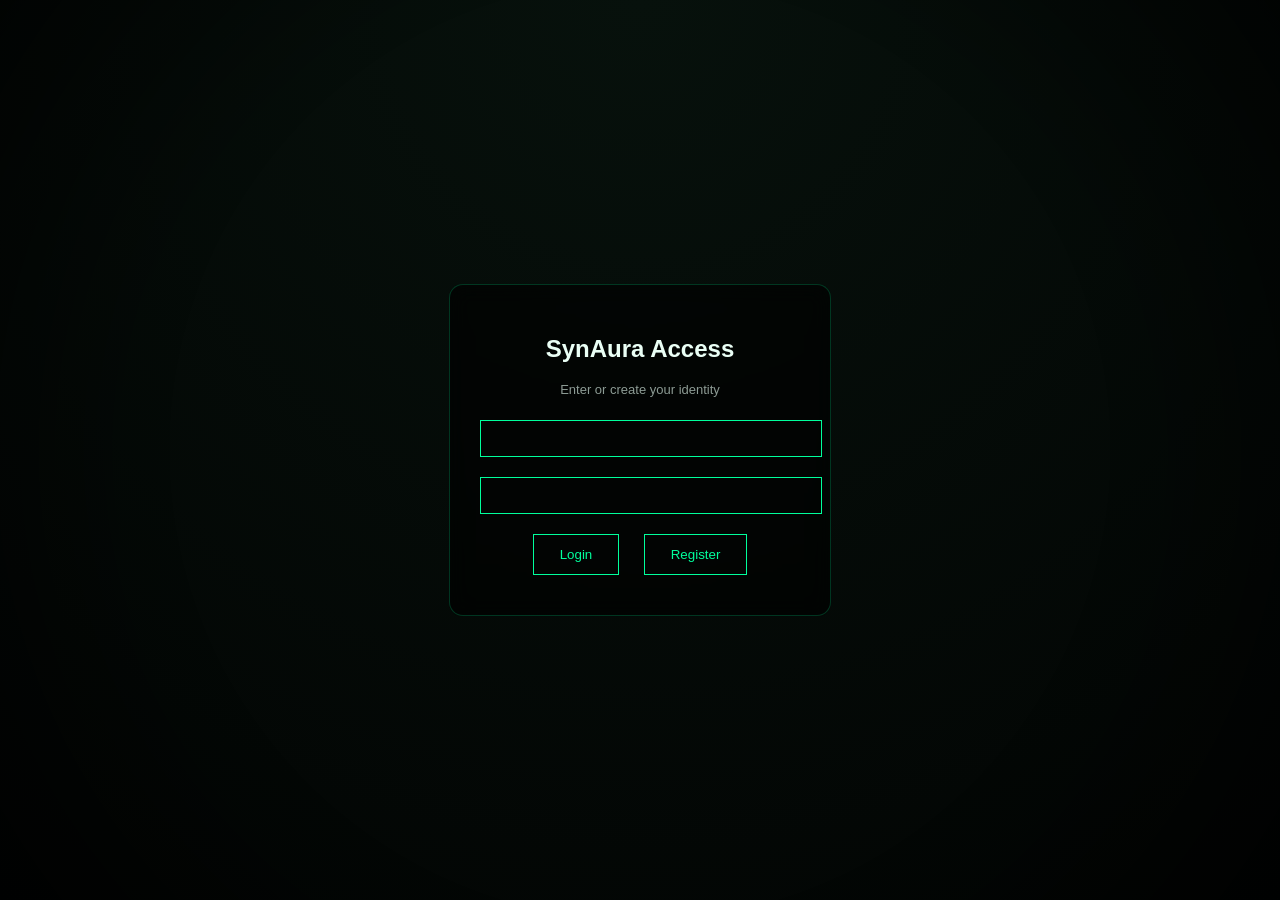
<file: login.html>
<!DOCTYPE html>
<html>
<head>
<meta charset="UTF-8">
<title>Login</title>

<link rel="stylesheet" href="css/style.css">
<script type="module" src="js/main.js"></script>

<style>
body {
    display: flex;
    align-items: center;
    justify-content: center;
    height: 100vh;
}
.auth-box {
    width: 320px;
    padding: 30px;
    background: rgba(0,0,0,0.6);
    border: 1px solid rgba(0,255,156,0.2);
    border-radius: 14px;
    backdrop-filter: blur(10px);
    text-align: center;
}
input {
    width: 100%;
    margin: 10px 0;
    padding: 10px;
    background: transparent;
    border: 1px solid #00ff9c;
    color: #00ff9c;
}
</style>
</head>

<body>

<div class="auth-box">
<h2>SynAura Access</h2>
<p style="opacity:0.6; font-size:13px;">Enter or create your identity</p>

<input id="user">
<input id="pass">

<button onclick="loginUser(
document.getElementById('user').value,
document.getElementById('pass').value
)">Login</button>

<button onclick="registerUser(
document.getElementById('user').value,
document.getElementById('pass').value
)">Register</button>
</div>

</body>
</html>
</file>
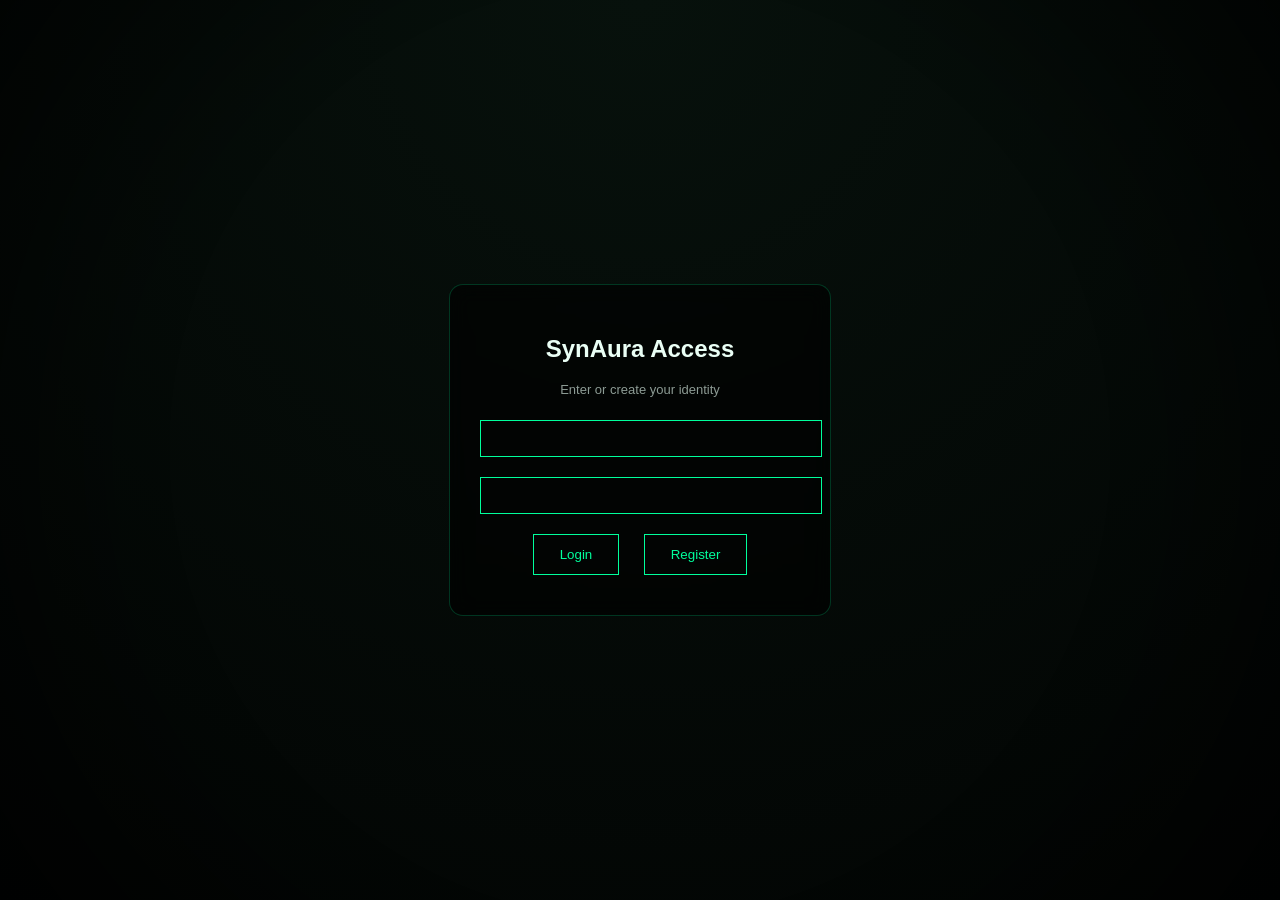
<file: marketplace.html>
<!DOCTYPE html>
<html>
<head>
<meta charset="UTF-8">

<link rel="stylesheet" href="css/style.css">
<script type="module" src="js/main.js"></script>

<style>
body {
    visibility: hidden;
    opacity: 0;
    transition: opacity 0.4s ease;
}
</style>

</head>

<body>

<nav>
<div class="logo">SynAura</div>

<div class="nav-right">
<a href="index.html" class="nav-link">Home</a>
<a href="system.html" class="nav-link">System</a>
<a href="ai.html" class="nav-link">AI</a>
<a href="docs.html" class="nav-link">Docs</a>
<a href="marketplace.html" class="nav-link active">Market</a>
<a href="profile.html" class="nav-link">Profile</a>
</div>
</nav>

<section class="section">

<h2>Marketplace</h2>

<p style="opacity:0.7; max-width:700px;">
The SynAura Marketplace allows you to expand your system through modular nodes.
Install tools, extend functionality, and customize your environment.
</p>

<div class="grid" id="store"></div>

</section>

<section class="section alt">

<h2>Installed Nodes</h2>
<div class="grid" id="installed"></div>

</section>

<section class="section">

<h2>Upload Node</h2>

<div class="card">

<input id="uploadName" placeholder="Node Name">
<button onclick="handleUpload()">Upload</button>

</div>

<div class="grid" id="customNodes"></div>

</section>


<script>

// =========================
// SOUND INIT
// =========================
window.addEventListener("click", () => {
    const ambient = document.getElementById("ambientSound");
    if (ambient && ambient.paused) {
        ambient.volume = 0.2;
        ambient.play().catch(()=>{});
    }
}, { once:true });

function playHover() {
    const s = document.getElementById("hoverSound");
    if (s) {
        s.currentTime = 0;
        s.volume = 0.3;
        s.play().catch(()=>{});
    }
}

function playInstall() {
    const s = document.getElementById("installSound");
    if (s) {
        s.currentTime = 0;
        s.volume = 0.4;
        s.play().catch(()=>{});
    }
}

// =========================
// STORE DATA
// =========================
const storeItems = [
  {
    name: "AI Assistant",
    version: "1.0",
    desc: "Basic AI interaction module"
  },
  {
    name: "System Monitor",
    version: "1.2",
    desc: "Track system performance"
  }
];

// =========================
// LOAD STORE
// =========================
function loadStore() {
  const container = document.getElementById("store");

  container.innerHTML = storeItems.map(item => `
    <div class="card">
      <h3>${item.name}</h3>
      <p>${item.desc}</p>
      <small>v${item.version}</small>
      <button onclick="install('${item.name}')">Install</button>
    </div>
  `).join("");
}

// =========================
// INSTALL
// =========================
function install(name) {
  let installed = JSON.parse(localStorage.getItem("installed") || "[]");

  if (!installed.find(m => m.name === name)) {
    installed.push({ name, enabled: true });
    localStorage.setItem("installed", JSON.stringify(installed));
  }

  loadInstalled();
}

// =========================
// UNINSTALL
// =========================
function uninstall(name) {
    let installed = JSON.parse(localStorage.getItem("installed") || "[]");

    installed = installed.filter(i => i !== name);
    localStorage.setItem("installed", JSON.stringify(installed));

    loadInstalled();
}

// =========================
// LOAD INSTALLED
// =========================
function loadInstalled() {
    const container = document.getElementById("installed");

    let installed = JSON.parse(localStorage.getItem("installed") || "[]");

    container.innerHTML = installed.map(name => `
        <div class="card" onmouseenter="playHover()">
            <h3>${name}</h3>
            <button onclick="uninstall('${name}')">Remove</button>
        </div>
    `).join("");
}

// =========================
// UPLOAD NODE
// =========================
function uploadNode() {
  const name = document.getElementById("uploadName").value;
  if (!name) return;

  const node = {
    name,
    created: Date.now()
  };

  let custom = JSON.parse(localStorage.getItem("customNodes") || "[]");
  custom.push(node);

  localStorage.setItem("customNodes", JSON.stringify(custom));

  loadCustom();
}

// =========================
// LOAD CUSTOM
// =========================
function loadCustom() {
  const container = document.getElementById("customNodes");

  let custom = JSON.parse(localStorage.getItem("customNodes") || "[]");

  container.innerHTML = custom.map(n => `
    <div class="card">
      <h3>${n.name}</h3>
      <small>${new Date(n.created).toLocaleString()}</small>
      <button onclick="install('${n.name}')">Install</button>
    </div>
  `).join("");
}

function handleUpload() {
  if (!window.isAdmin()) {
    alert("Admin only");
    return;
  }

  uploadNode();
}

// =========================
// INIT
// =========================
loadStore();
loadInstalled();
loadCustom();

</script>

</body>
</html>
</file>
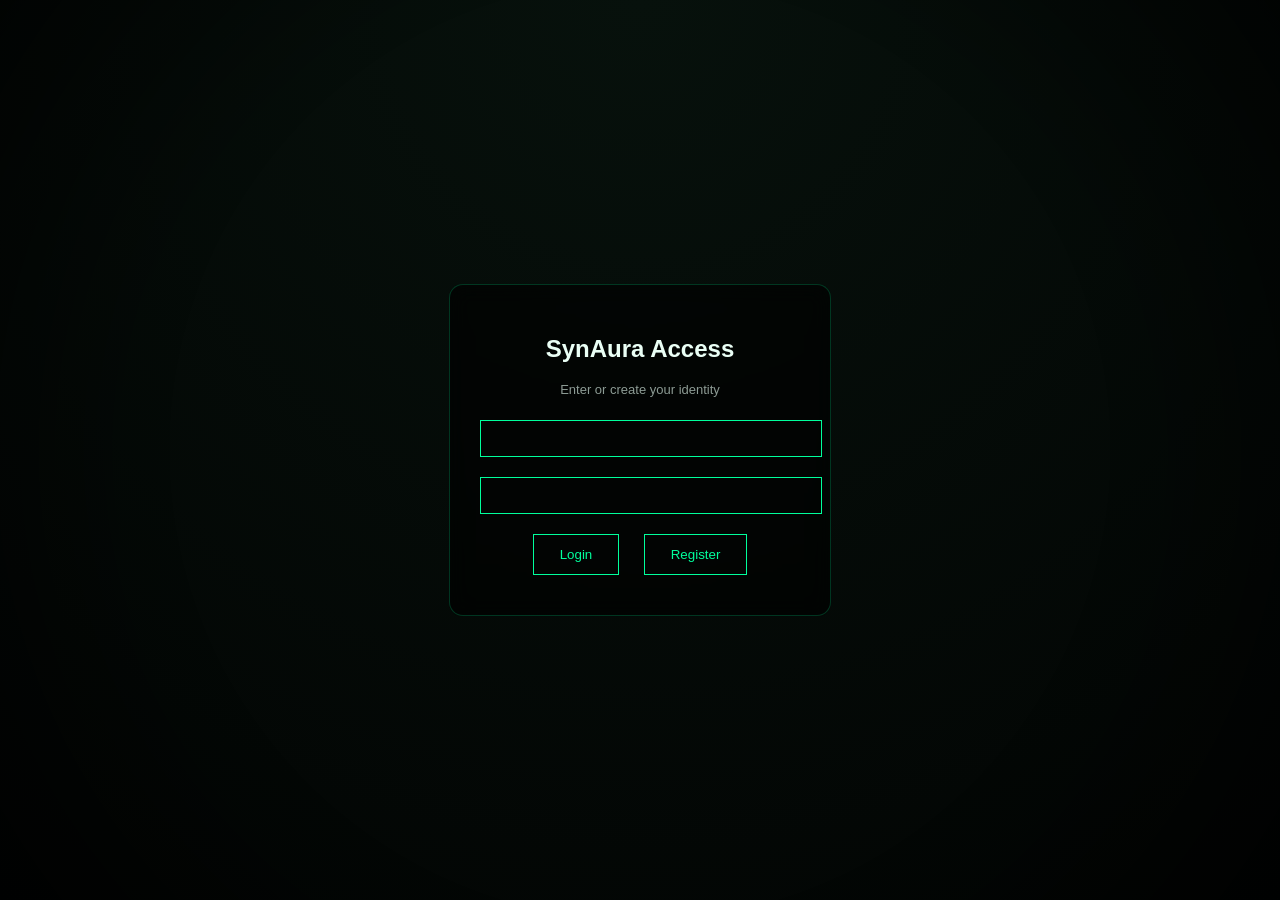
<file: profiles.html>
<body onload="requireAuth()"></body>

<!DOCTYPE html>
<html>
<head>
<meta charset="UTF-8">
<link rel="stylesheet" href="css/style.css">
<script type="module" src="js/main.js"></script>
<title>Profile</title>
</head>

<body>

<nav>
<div class="logo">SynAura</div>
<div class="nav-right"></div>
</nav>

<section class="section">
<h2>Your Profile</h2>

<div class="card">
<p><strong>Username:</strong> <span id="username"></span></p>
<p>Status: Active User</p>
</div>

</section>

<script>
if (!localStorage.getItem("synaura_auth")) {
    window.location.href = "login.html";
}

document.getElementById("username").innerText =
    localStorage.getItem("synaura_user");
</script>

<button onclick="logout()">Logout</button>

</body>
</html>
</file>
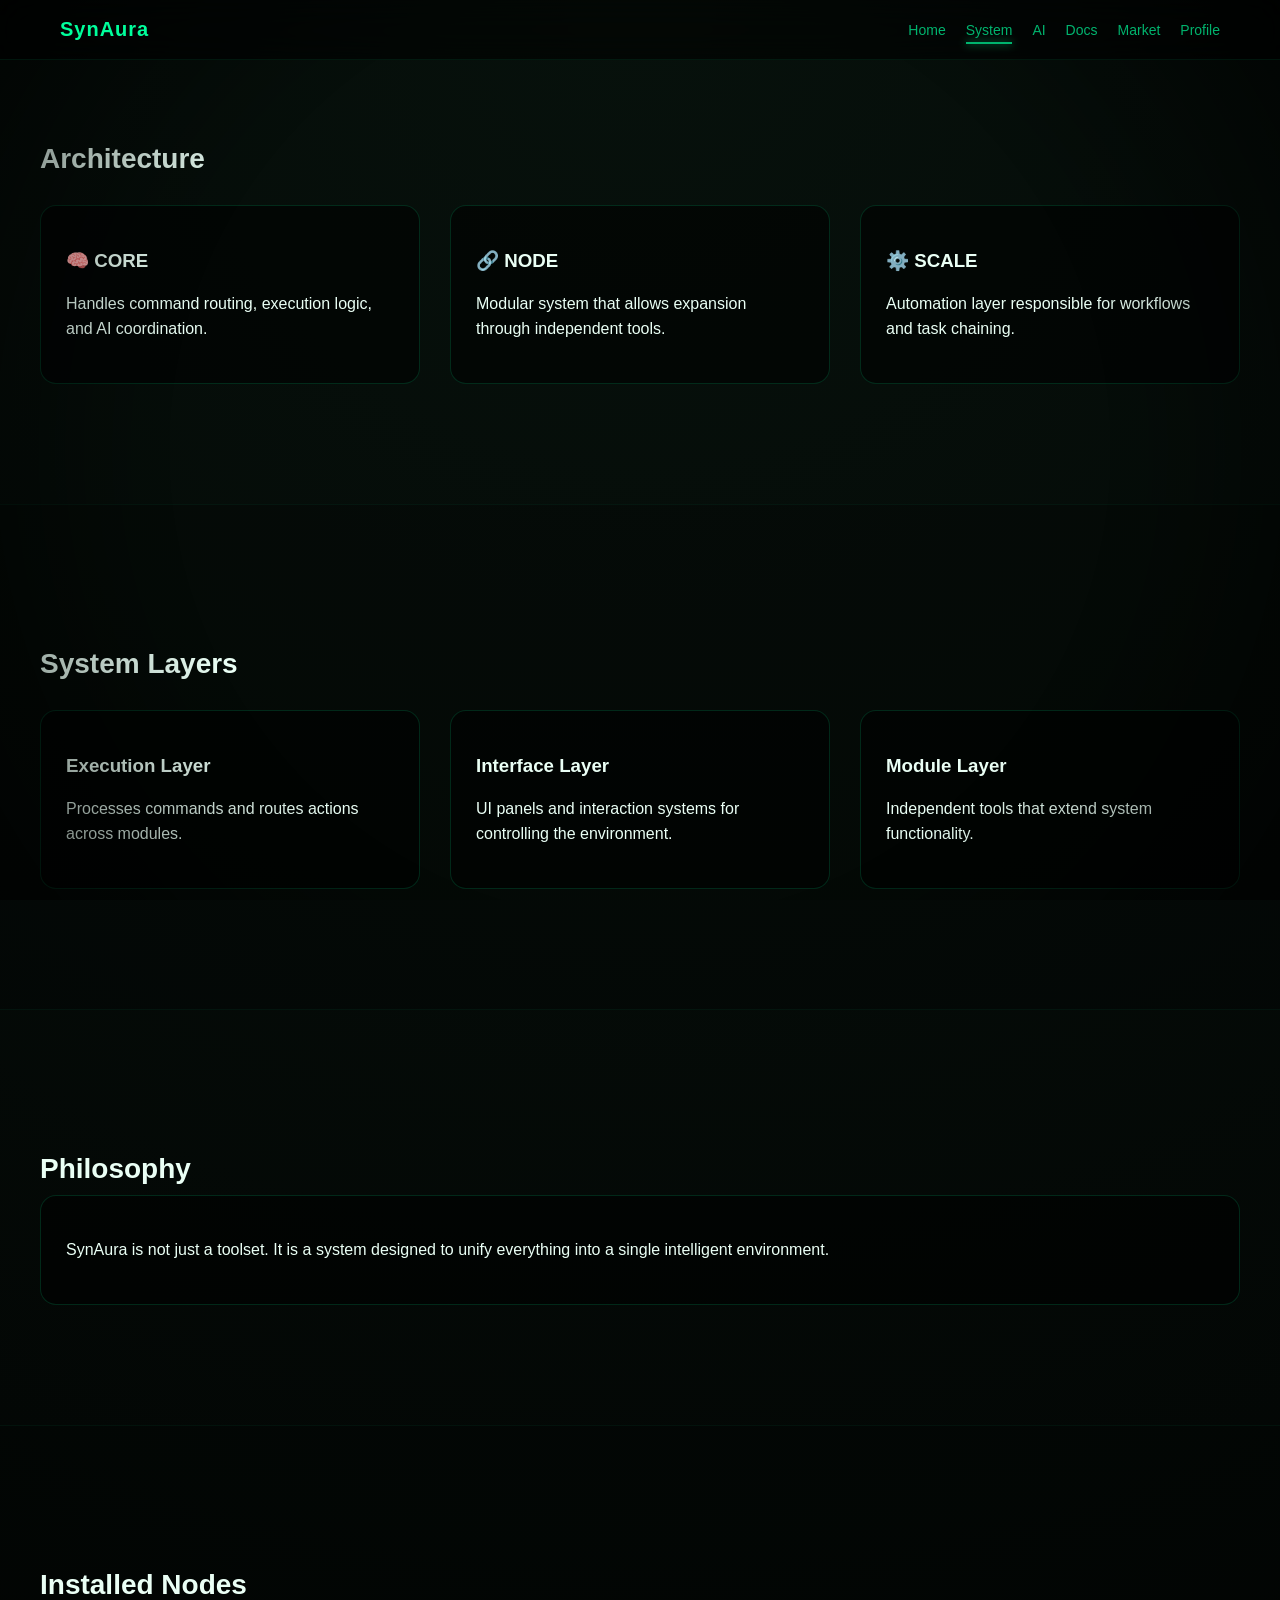
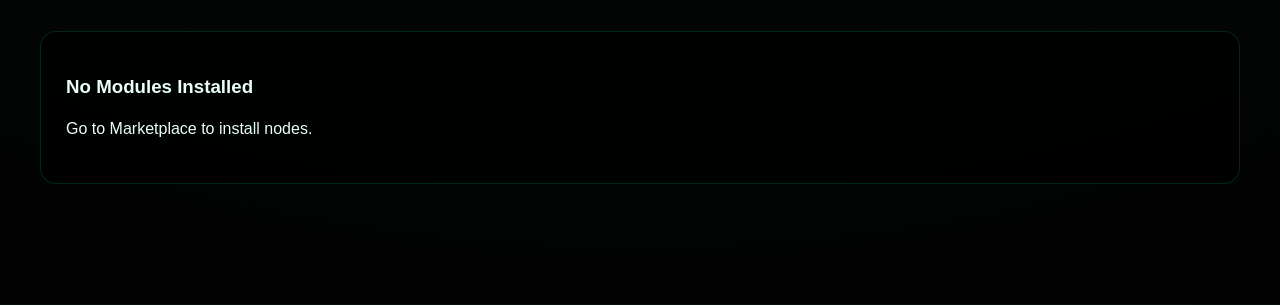
<file: system.html>
<!DOCTYPE html>
<html>
<head>
<meta charset="UTF-8">

<link rel="stylesheet" href="css/style.css">

<style>
body {
    visibility: hidden;
    opacity: 0;
    transition: opacity 0.4s ease;
}
</style>

<script type="module" src="js/main.js"></script>
</head>

<body>

<nav>
<div class="logo">SynAura</div>

<div class="nav-right">
<a href="index.html" class="nav-link">Home</a>
<a href="system.html" class="nav-link active">System</a>
<a href="ai.html" class="nav-link">AI</a>
<a href="docs.html" class="nav-link">Docs</a>
<a href="marketplace.html" class="nav-link">Market</a>
<a href="profile.html" class="nav-link">Profile</a>
</div>
</nav>

<!-- ARCHITECTURE -->
<section class="section">

<h2>Architecture</h2>

<div class="grid">

<div class="card">
<h3>🧠 CORE</h3>
<p>Handles command routing, execution logic, and AI coordination.</p>
</div>

<div class="card">
<h3>🔗 NODE</h3>
<p>Modular system that allows expansion through independent tools.</p>
</div>

<div class="card">
<h3>⚙️ SCALE</h3>
<p>Automation layer responsible for workflows and task chaining.</p>
</div>

</div>

</section>

<section class="section alt">

<h2>System Layers</h2>

<div class="grid">

<div class="card">
<h3>Execution Layer</h3>
<p>Processes commands and routes actions across modules.</p>
</div>

<div class="card">
<h3>Interface Layer</h3>
<p>UI panels and interaction systems for controlling the environment.</p>
</div>

<div class="card">
<h3>Module Layer</h3>
<p>Independent tools that extend system functionality.</p>
</div>

</div>

</section>

<section class="section">

<h2>Philosophy</h2>

<div class="card">
<p>
SynAura is not just a toolset. It is a system designed to unify everything into a single intelligent environment.
</p>
</div>

</section>

<!-- INSTALLED NODES -->
<section class="section alt">
<h2>Installed Nodes</h2>

<div class="grid" id="systemNodes"></div>
</section>

<script>
// =========================
// LOAD INSTALLED NODES
// =========================
function loadSystemNodes() {
    let nodes = JSON.parse(localStorage.getItem("installed") || "[]");

    const container = document.getElementById("systemNodes");

    if (!nodes.length) {
        container.innerHTML = `
            <div class="card">
                <h3>No Modules Installed</h3>
                <p>Go to Marketplace to install nodes.</p>
            </div>
        `;
        return;
    }

    container.innerHTML = nodes.map(n => `
        <div class="card">
            <h3>${n}</h3>
            <p>Active module</p>
        </div>
    `).join("");
}

loadSystemNodes();
</script>

</body>
</html>
</file>
<file: css/style.css>
body {
    margin: 0;
    font-family: 'Segoe UI', sans-serif;
    background: radial-gradient(circle at top, #07110c, #020403);
    color: #eafff5;
    overflow-x: hidden;
}

/* =========================
   BOOT
========================= */
#boot {
    position: fixed;
    width: 100%;
    height: 100%;
    background: black;
    color: #00ff9c;
    display: flex;
    align-items: center;
    justify-content: center;
    z-index: 999;
    font-family: monospace;
}

/* =========================
   NAV (UPGRADED)
========================= */
nav {
    position: fixed;
    width: 100%;
    top: 0;
    display: flex;
    justify-content: space-between;
    align-items: center;
    padding: 18px 60px;
    background: rgba(0, 0, 0, 0.55);
    backdrop-filter: blur(16px);
    border-bottom: 1px solid rgba(0,255,156,0.08);
    z-index: 100;
}

.logo {
    color: #00ff9c;
    font-weight: bold;
    font-size: 20px;
    letter-spacing: 1px;
}

.nav-right {
    display: flex;
    gap: 25px;
}

/* LINKS */
.nav-link {
    position: relative;
    color: #00ff9c;
    text-decoration: none;
    font-size: 14px;
    opacity: 0.7;
    transition: 0.25s;
}

.nav-link:hover {
    opacity: 1;
}

/* underline */
.nav-link::after {
    content: "";
    position: absolute;
    bottom: -6px;
    left: 0;
    width: 0%;
    height: 2px;
    background: #00ff9c;
    box-shadow: 0 0 8px #00ff9c;
    transition: 0.3s;
}

.nav-link:hover::after,
.nav-link.active::after {
    width: 100%;
}

/* launch button */
.nav-link.launch {
    border: 1px solid #00ff9c;
    padding: 6px 14px;
    border-radius: 6px;
}

.nav-link.launch:hover {
    background: #00ff9c;
    color: black;
}

/* =========================
   HERO
========================= */
.hero {
    height: 100vh;
    position: relative;
    display: flex;
    align-items: center;
    justify-content: center;
}

#bannerCanvas {
    position: absolute;
    width: 100%;
    height: 100%;
}

.hero-content {
    z-index: 2;
    text-align: center;
}

.glow {
    font-size: 80px;
    color: #00ff9c;
    text-shadow:
        0 0 20px #00ff9c,
        0 0 40px rgba(0,255,156,0.4);
}

/* tagline */
.tagline {
    opacity: 0.8;
    margin-top: 10px;
}

.sub {
    opacity: 0.5;
    font-size: 14px;
}

/* buttons */
button {
    border: 1px solid #00ff9c;
    background: transparent;
    color: #00ff9c;
    padding: 12px 26px;
    margin: 10px;
    cursor: pointer;
    transition: 0.25s;
}

button:hover {
    background: #00ff9c;
    color: black;
    box-shadow: 0 0 12px #00ff9c;
}

/* =========================
   SECTION
========================= */
.section {
    max-width: 1200px;
    margin: auto;
    padding: 120px 40px;
}

/* =========================
   GRID
========================= */
.grid {
    display: grid;
    grid-template-columns: repeat(auto-fit, minmax(280px, 1fr));
    gap: 30px;
    margin-top: 30px;
}

/* =========================
   CARD (UPGRADED)
========================= */
.card {
    background: rgba(0,0,0,0.55);
    border: 1px solid rgba(0,255,156,0.15);
    border-radius: 16px;
    padding: 25px;
    transition: 0.25s;
    position: relative;
}

/* glow border effect */
.card::before {
    content: "";
    position: absolute;
    inset: 0;
    border-radius: 16px;
    opacity: 0;
    background: radial-gradient(circle at top, rgba(0,255,156,0.15), transparent);
    transition: 0.3s;
}

.card:hover::before {
    opacity: 1;
}

.card:hover {
    transform: translateY(-6px);
    border-color: #00ff9c;
    box-shadow: 0 0 25px rgba(0,255,156,0.15);
}

/* =========================
   ROADMAP (COOL AF)
========================= */
.timeline {
    position: relative;
    margin-top: 40px;
    padding-left: 20px;
}

.timeline::before {
    content: "";
    position: absolute;
    left: 10px;
    top: 0;
    width: 2px;
    height: 100%;
    background: rgba(0,255,156,0.2);
}

.step {
    margin-bottom: 40px;
    padding-left: 25px;
    position: relative;
}

.step::before {
    content: "";
    position: absolute;
    left: -1px;
    top: 6px;
    width: 10px;
    height: 10px;
    background: #00ff9c;
    border-radius: 50%;
    box-shadow: 0 0 10px #00ff9c;
}

.step span {
    color: #00ff9c;
    font-weight: bold;
}

/* =========================
   FADE IN
========================= */
.fade-in {
    opacity: 0;
    transform: translateY(20px);
    transition: 0.6s;
}

.fade-in.visible {
    opacity: 1;
    transform: translateY(0);
}

/* =========================
   NAV FIX (ADD THIS ONLY)
========================= */

nav {
    box-sizing: border-box;
}

/* contain right side */
.nav-right {
    display: flex;
    gap: 20px;
    flex-wrap: wrap;              /* FIXES overflow */
    justify-content: flex-end;
    max-width: 65%;               /* PREVENTS PUSHING OFF SCREEN */
}

/* prevent link stretching */
.nav-link {
    white-space: nowrap;
}

/* =========================
   DEPTH SECTIONS
========================= */

.section.alt {
    background: rgba(0, 255, 156, 0.03);
    border-top: 1px solid rgba(0,255,156,0.05);
    border-bottom: 1px solid rgba(0,255,156,0.05);
}

/* =========================
   POLISH V3 ADDITIONS
========================= */

/* smooth scroll */
html {
    scroll-behavior: smooth;
}

/* scroll progress bar */
#progressBar {
    position: fixed;
    top: 0;
    left: 0;
    height: 2px;
    background: #00ff9c;
    width: 0%;
    z-index: 999;
    box-shadow: 0 0 10px #00ff9c;
}

/* cursor glow */
.cursor-glow {
    position: fixed;
    width: 120px;
    height: 120px;
    pointer-events: none;
    border-radius: 50%;
    background: radial-gradient(circle, rgba(0,255,156,0.15), transparent 70%);
    z-index: 0;
    transform: translate(-50%, -50%);
}

/* button glow */
button {
    position: relative;
    overflow: hidden;
}

button::after {
    content: "";
    position: absolute;
    inset: 0;
    background: radial-gradient(circle, rgba(0,255,156,0.2), transparent);
    opacity: 0;
    transition: 0.3s;
}

button:hover::after {
    opacity: 1;
}

/* card scan */
.card::after {
    content: "";
    position: absolute;
    inset: 0;
    background: linear-gradient(
        120deg,
        transparent,
        rgba(0,255,156,0.1),
        transparent
    );
    opacity: 0;
}

.card:hover::after {
    opacity: 1;
    transition: 0.4s;
}

.nav-link.launch {
    border: 1px solid #00ff9c;
    padding: 6px 14px;
    border-radius: 6px;
    box-shadow: 0 0 10px rgba(0,255,156,0.2);
}

body::after {
    content: "";
    position: fixed;
    inset: 0;
    pointer-events: none;
    background: radial-gradient(circle at center, transparent 60%, rgba(0,0,0,0.6));
    z-index: 1;
}

.section h2 {
    font-size: 28px;
    margin-bottom: 10px;
}

.section p {
    line-height: 1.6;
}

/* =========================
   PREMIUM HERO
========================= */

.hero-title {
    letter-spacing: 2px;
    animation: glowPulse 4s ease-in-out infinite;
}

@keyframes glowPulse {
    0% { text-shadow: 0 0 20px #00ff9c; }
    50% { text-shadow: 0 0 40px #00ff9c; }
    100% { text-shadow: 0 0 20px #00ff9c; }
}

.hero-buttons {
    margin-top: 20px;
}

/* depth overlay */
.hero::after {
    content: "";
    position: absolute;
    inset: 0;
    background: radial-gradient(circle at center, transparent 60%, rgba(0,0,0,0.5));
    pointer-events: none;
}

.hero-content {
    transition: transform 0.2s ease;
}

.tagline {
    font-size: 18px;
    letter-spacing: 1px;
}

.sub {
    margin-top: 5px;
    font-size: 13px;
}

.hero-content::before {
    content: "";
    position: absolute;
    inset: -40px;
    background: radial-gradient(circle, rgba(0,255,156,0.1), transparent 70%);
    filter: blur(40px);
    z-index: -1;
}

/* =========================
   PREMIUM SCROLL ANIMATION
========================= */

.hidden {
    opacity: 0;
    transform: translateY(40px) scale(0.98);
    transition: all 0.8s ease;
}

.reveal {
    opacity: 1;
    transform: translateY(0px) scale(1);
}

.card.clickable {
    cursor: pointer;
}

.card.clickable:hover {
    transform: translateY(-6px) scale(1.02);
}

.logo {
    cursor: pointer;
}

/* =========================
   DOCS LAYOUT
========================= */

.docs-layout {
    display: flex;
    gap: 40px;
}

/* sidebar */
.docs-sidebar {
    width: 220px;
    position: sticky;
    top: 100px;
    height: fit-content;
}

/* links */
.doc-link {
    padding: 10px;
    margin-bottom: 8px;
    cursor: pointer;
    border-left: 2px solid transparent;
    opacity: 0.7;
    transition: 0.25s;
}

.doc-link:hover {
    opacity: 1;
}

/* active */
.doc-link.active {
    border-color: #00ff9c;
    opacity: 1;
}

/* content */
.docs-content {
    flex: 1;
}

/* SEARCH */
.doc-search {
    width: 100%;
    padding: 12px;
    margin-bottom: 20px;
    background: transparent;
    border: 1px solid #00ff9c;
    color: #00ff9c;
}

/* CODE BLOCK */
pre {
    position: relative;
    background: black;
    padding: 15px;
    border: 1px solid rgba(0,255,156,0.2);
    border-radius: 10px;
    overflow-x: auto;
}

/* COPY BUTTON */
.copy-btn {
    position: absolute;
    top: 8px;
    right: 8px;
    font-size: 11px;
    padding: 4px 8px;
    border: 1px solid #00ff9c;
    background: black;
    color: #00ff9c;
    cursor: pointer;
    border-radius: 4px;
}

.copy-btn:hover {
    background: #00ff9c;
    color: black;
}

/* SECTION SPACING */
.doc-section h3 {
    margin-top: 25px;
}

html {
    scroll-behavior: smooth;
}

.hidden {
    opacity: 0;
    transform: translateY(30px);
    transition: all 0.6s ease;
}

.reveal {
    opacity: 1;
    transform: translateY(0);
}

/* =========================
   PREMIUM BOOT
========================= */

#boot {
    position: fixed;
    inset: 0;
    background: radial-gradient(circle at center, #020403, #000);
    display: flex;
    align-items: center;
    justify-content: center;
    z-index: 9999;
}

.boot-inner {
    text-align: center;
}

.boot-logo {
    color: #00ff9c;
    font-size: 32px;
    margin-bottom: 20px;
    text-shadow: 0 0 20px #00ff9c;
}

.boot-text {
    font-family: monospace;
    font-size: 13px;
    opacity: 0.7;
    margin-bottom: 20px;
    white-space: pre-line;
}

/* progress bar */
.boot-bar {
    width: 220px;
    height: 4px;
    background: rgba(0,255,156,0.1);
    margin: auto;
    border-radius: 10px;
    overflow: hidden;
}

#bootProgress {
    width: 0%;
    height: 100%;
    background: #00ff9c;
    box-shadow: 0 0 10px #00ff9c;
    transition: width 0.3s;
}

.section.alt {
    background: rgba(0,0,0,0.2);
    border-top: 1px solid rgba(0,255,156,0.05);
    border-bottom: 1px solid rgba(0,255,156,0.05);
}

.admin-layout {
  display: flex;
  height: 100%;
}

.admin-sidebar {
  width: 220px;
  border-right: 1px solid #00ff9c33;
  display: flex;
  flex-direction: column;
  background: #0a0a0a;
}

.admin-sidebar button {
  background: none;
  border: none;
  color: #00ff9c;
  padding: 12px;
  text-align: left;
  cursor: pointer;
  transition: 0.2s;
}

.admin-sidebar button:hover {
  background: #00ff9c22;
}

.admin-title {
  padding: 15px;
  font-weight: bold;
  border-bottom: 1px solid #00ff9c33;
}

.admin-content {
  flex: 1;
  padding: 20px;
  overflow-y: auto;
}

/* logs */
.admin-logs {
  height: 200px;
  overflow-y: auto;
  background: black;
  padding: 10px;
  margin-bottom: 10px;
  border: 1px solid #00ff9c33;
}

/* inputs */
#adminPanel textarea {
  width: 100%;
  height: 80px;
  background: black;
  color: #00ff9c;
  border: 1px solid #00ff9c;
  margin-bottom: 5px;
}

#adminPanel {
  backdrop-filter: blur(12px);
  animation: fadeInAdmin 0.3s ease;
}

@keyframes fadeInAdmin {
  from {
    transform: translateX(-30px);
    opacity: 0;
  }
  to {
    transform: translateX(0);
    opacity: 1;
  }
}

.admin-shell {
  display: flex;
  height: 100vh;
  background: #050505;
  color: #00ff9c;
  font-family: monospace;
}

.admin-nav {
  width: 240px;
  border-right: 1px solid #111;
  padding: 20px;
}

.admin-nav button {
  width: 100%;
  margin-bottom: 10px;
  background: none;
  border: 1px solid #00ff9c33;
  color: #00ff9c;
  padding: 10px;
  cursor: pointer;
}

.admin-nav button:hover {
  background: #00ff9c22;
}

.admin-view {
  flex: 1;
  padding: 30px;
}

.admin-module {
  display: flex;
  justify-content: space-between;
  margin-bottom: 10px;
}

.admin-view h2 {
  border-bottom: 1px solid #00ff9c33;
  padding-bottom: 10px;
}

.admin-view textarea {
  width: 100%;
  height: 150px;
  background: black;
  color: #00ff9c;
  border: 1px solid #00ff9c;
}

#roadmapPopup {
  position: fixed;
  top: 0;
  left: 0;
  width: 100%;
  height: 100%;
  display: none;
  align-items: center;
  justify-content: center;
  z-index: 9999;
}

#roadmapPopup.active {
  display: flex;
}

.holo-box {
  width: 500px;
  padding: 25px;
  background: rgba(0, 255, 156, 0.05);
  border: 1px solid #00ff9c;
  color: #00ff9c;
  font-family: monospace;

  backdrop-filter: blur(15px);
  box-shadow:
    0 0 20px #00ff9c,
    0 0 60px rgba(0,255,156,0.3);

  animation: holoAppear 0.3s ease;
}

.holo-header {
  display: flex;
  justify-content: space-between;
  align-items: center;
}

.holo-box ul {
  margin-top: 15px;
  padding-left: 20px;
}

.holo-box li {
  margin-bottom: 8px;
}

@keyframes holoAppear {
  from {
    transform: scale(0.9) translateY(20px);
    opacity: 0;
  }
  to {
    transform: scale(1);
    opacity: 1;
  }
}

.holo-section {
  margin-top: 12px;
  padding: 8px;
  border-left: 2px solid #00ff9c55;
}

.holo-section ul {
  margin-top: 8px;
  padding-left: 18px;
}

.holo-section li {
  margin-bottom: 6px;
}

/* subtle scanline effect */
.holo-box::after {
  content: "";
  position: absolute;
  inset: 0;
  background: repeating-linear-gradient(
    to bottom,
    transparent,
    transparent 2px,
    rgba(0,255,156,0.05) 3px
  );
  pointer-events: none;
}

.holo-box {
  animation: holoEnter 0.3s ease;
}

.holo-box.aura { animation: flicker 1s infinite alternate; }
.holo-box.nova { animation: float 3s infinite ease-in-out; }
.holo-box.phantom { opacity: 0.85; filter: blur(0.3px); }

@keyframes flicker {
  from { opacity: 0.8; }
  to { opacity: 1; }
}

@keyframes float {
  0% { transform: translateY(0); }
  50% { transform: translateY(-6px); }
  100% { transform: translateY(0); }
}

#roadmapCanvas {
  position: absolute;
  top: 0;
  left: 0;
  width: 100%;
  height: 100%;
  opacity: 0.25;
  pointer-events: none;
}

.step {
  opacity: 0.3;
  transform: translateY(20px);
  transition: 0.4s;
}

.step.active {
  opacity: 1;
  transform: translateY(0);
}

.holo-box {
  position: relative;
  overflow: hidden;
  border-radius: 12px;
  padding: 20px;
  transition: 0.3s;
}

/* AURA — terminal flicker */
.holo-box.aura {
  animation: auraFlicker 1.5s infinite alternate;
}

@keyframes auraFlicker {
  from { opacity: 0.85; }
  to { opacity: 1; }
}

/* PULSE — subtle breathing */
.holo-box.pulse {
  animation: pulseGlow 2s infinite;
}

@keyframes pulseGlow {
  0% { box-shadow: 0 0 10px currentColor; }
  50% { box-shadow: 0 0 30px currentColor; }
  100% { box-shadow: 0 0 10px currentColor; }
}

/* HALO — expanding feel */
.holo-box.halo {
  transform: scale(1.02);
}

/* NOVA — floating energy */
.holo-box.nova {
  animation: novaFloat 3s infinite ease-in-out;
}

@keyframes novaFloat {
  0% { transform: translateY(0); }
  50% { transform: translateY(-8px); }
  100% { transform: translateY(0); }
}

/* PHANTOM — ghosty */
.holo-box.phantom {
  opacity: 0.85;
  filter: blur(0.4px);
}

/* ECLIPSE — stable + glow */
.holo-box.eclipse {
  border: 1px solid rgba(255,255,255,0.1);
}

#roadmapScene {
  position: fixed;
  inset: 0;
  z-index: 99999;
  display: none;
  overflow: hidden;
}

#roadmapScene.active {
  display: block;
  animation: sceneFade 0.4s ease;
}

@keyframes sceneFade {
  from { opacity: 0; }
  to { opacity: 1; }
}

/* canvas layer */
#sceneCanvas {
  position: absolute;
  width: 100%;
  height: 100%;
}

/* content layer */
.scene-content {
  position: relative;
  z-index: 2;
  max-width: 800px;
  margin: 100px auto;
  padding: 30px;

  backdrop-filter: blur(20px);
  border: 1px solid var(--main-color);
  color: var(--main-color);

  box-shadow: 0 0 40px var(--main-color);
}

/* header */
.scene-header {
  display: flex;
  justify-content: space-between;
  align-items: center;
}

/* body */
.scene-body ul {
  margin-top: 10px;
  padding-left: 20px;
}

/* ---------- VERSION THEMES ---------- */

/* AURA */
#roadmapScene.aura {
  background: radial-gradient(circle, #001a12, black);
}

/* NOVA */
#roadmapScene.nova {
  background: radial-gradient(circle, #001a2a, black);
}

/* PHANTOM */
#roadmapScene.phantom {
  background: black;
}

/* HALO */
#roadmapScene.halo {
  background: radial-gradient(circle, #1a1a00, black);
}

/* BASE SCENE */
#roadmapScene {
  position: fixed;
  inset: 0;
  z-index: 99999;
  display: none;
  overflow: hidden;
}

#roadmapScene.active {
  display: block;
}

/* ADD DEPTH LAYERS */
#roadmapScene::before,
#roadmapScene::after {
  content: "";
  position: absolute;
  inset: 0;
  z-index: 0;
}

/* GLOW LAYER */
#roadmapScene::before {
  background: radial-gradient(circle at 50% 50%, var(--main-color) 0%, transparent 60%);
  opacity: 0.15;
  filter: blur(80px);
}

/* NOISE / DEPTH */
#roadmapScene::after {
  background: radial-gradient(circle, rgba(255,255,255,0.02) 1px, transparent 1px);
  background-size: 40px 40px;
  opacity: 0.2;
}
</file>
